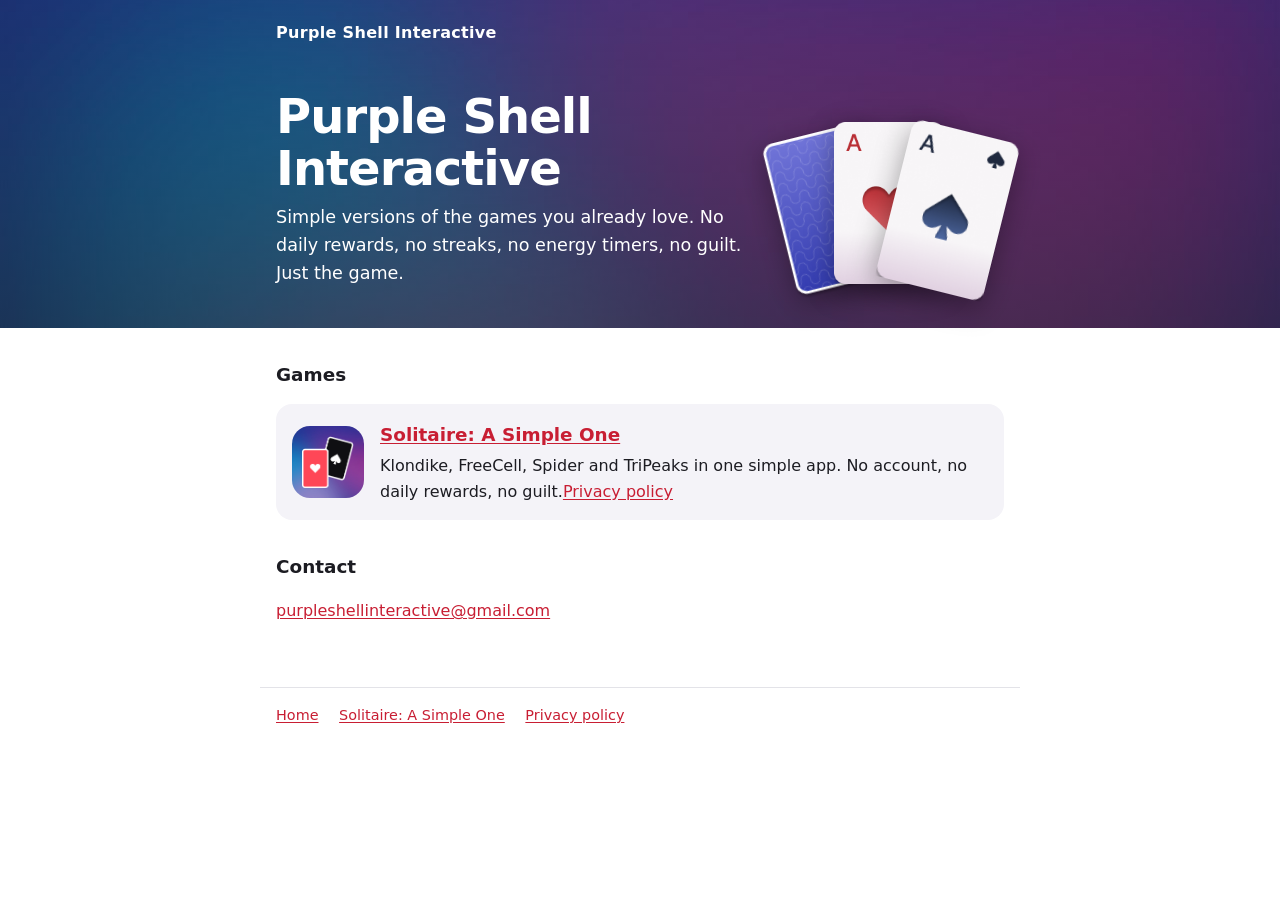
<file: index.html>
<!DOCTYPE html>
<html lang="en">
<head>
<meta charset="utf-8">
<meta name="viewport" content="width=device-width, initial-scale=1">
<title>Purple Shell Interactive</title>
<meta name="description" content="Purple Shell Interactive makes simple versions of the games you already love, for Android. No daily rewards, no streaks, no guilt.">
<link rel="stylesheet" href="/styles.css">
</head>
<body>

<header class="table">
  <div class="wrap">
    <nav class="site-nav"><a href="/">Purple Shell Interactive</a></nav>
    <div class="hero">
      <div>
        <h1>Purple Shell Interactive</h1>
        <p>Simple versions of the games you already love. No daily rewards, no streaks, no energy timers, no guilt. Just the game.</p>
      </div>
      <div class="fan" aria-hidden="true">
        <img src="/solitaire/img/card-back.png" alt="" width="160" height="232">
        <img src="/solitaire/img/ace-hearts.png" alt="" width="152" height="224">
        <img src="/solitaire/img/ace-spades.png" alt="" width="152" height="224">
      </div>
    </div>
  </div>
</header>

<main class="wrap">
<h2>Games</h2>
<div class="game">
  <div class="app-icon"><img src="/solitaire/img/logo.png" alt="" width="226" height="224"></div>
  <div>
    <h3><a href="/solitaire/">Solitaire: A Simple One</a></h3>
    <p>Klondike, FreeCell, Spider and TriPeaks in one simple app. No account, no daily rewards, no guilt.<a href="/solitaire/privacy/">Privacy policy</a></p>
  </div>
</div>

<h2>Contact</h2>
<p><a href="mailto:purpleshellinteractive@gmail.com">purpleshellinteractive@gmail.com</a></p>
</main>

<footer class="site-footer wrap">
  <a href="/">Home</a>
  <a href="/solitaire/">Solitaire: A Simple One</a>
  <a href="/solitaire/privacy/">Privacy policy</a>
</footer>

</body>
</html>
</file>
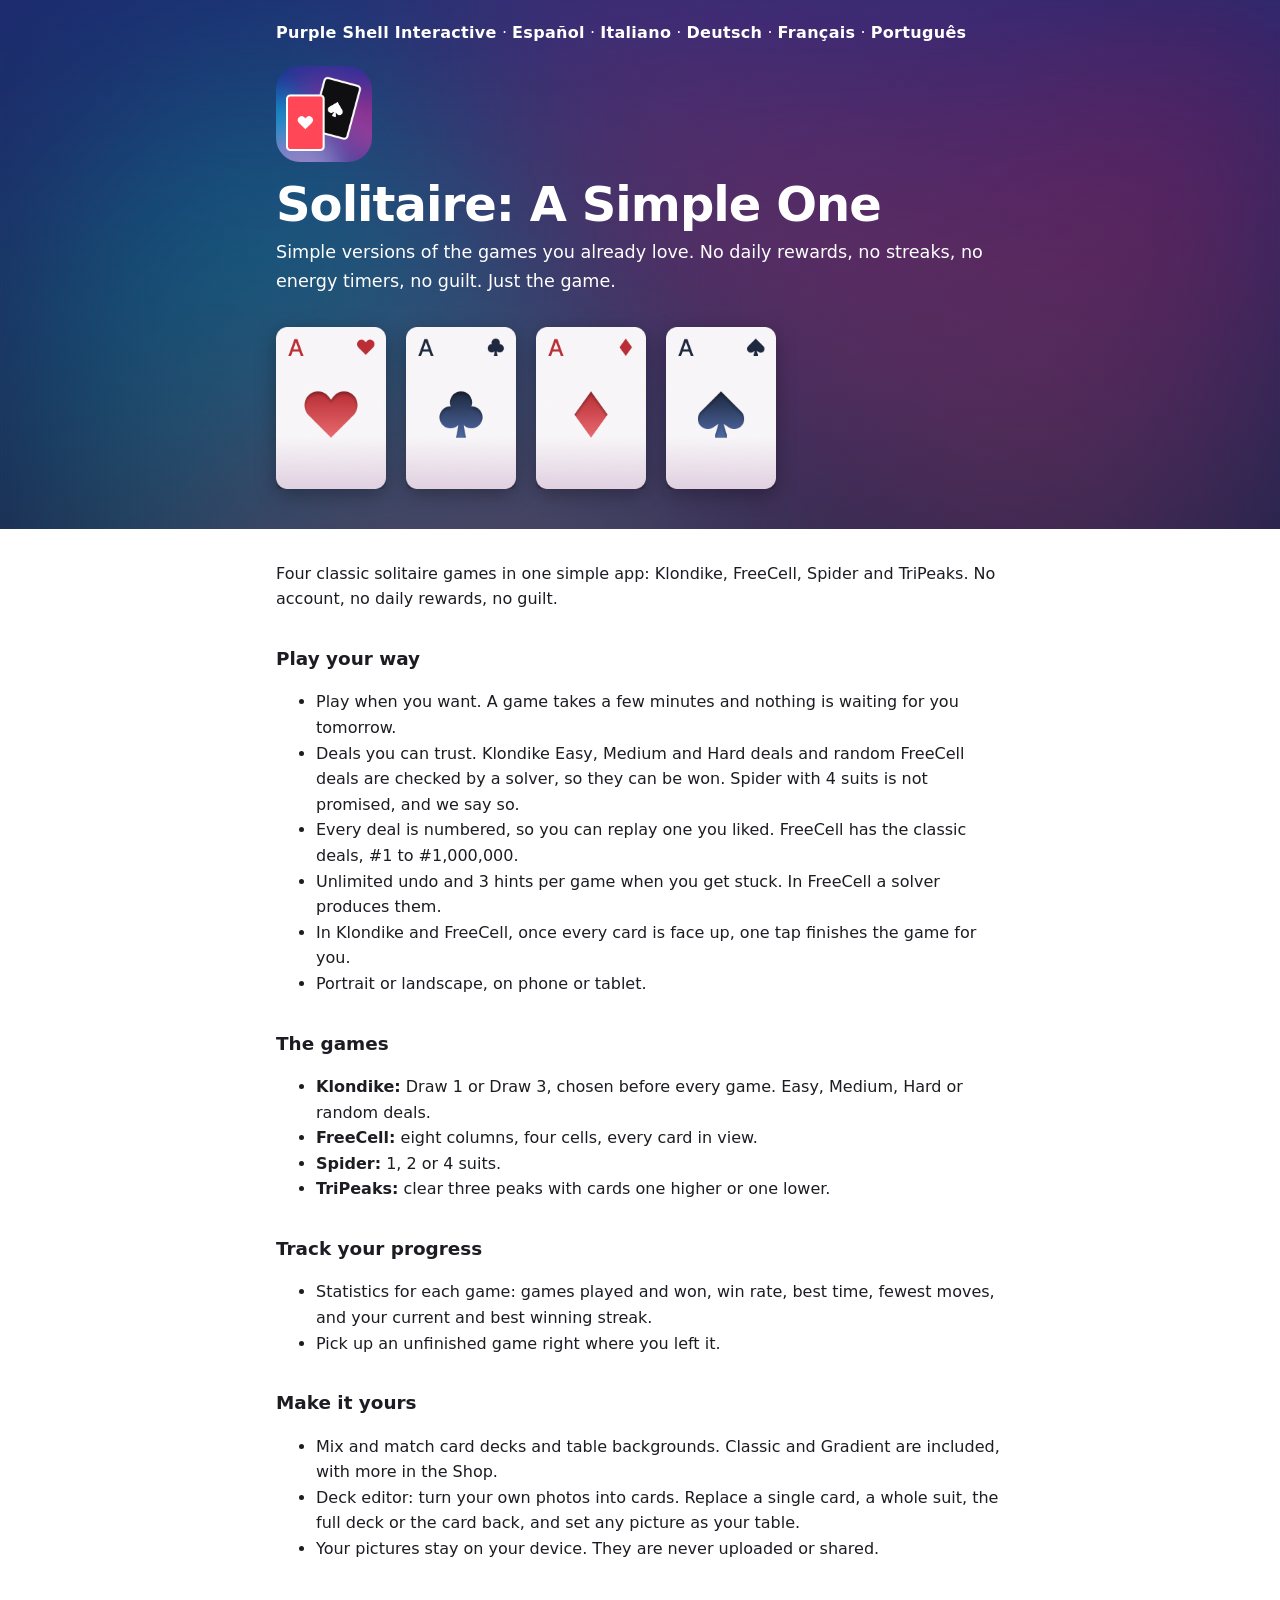
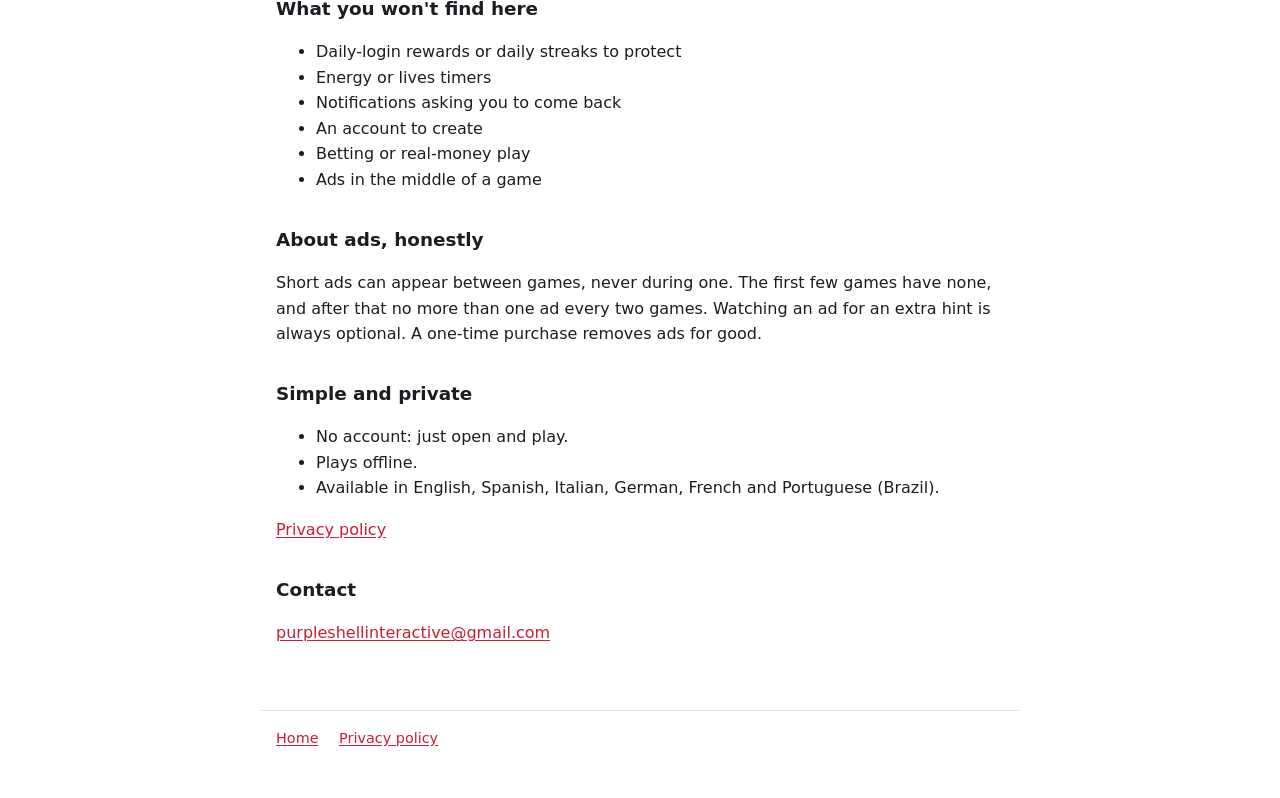
<file: solitaire/index.html>
<!DOCTYPE html>
<html lang="en">
<head>
<meta charset="utf-8">
<meta name="viewport" content="width=device-width, initial-scale=1">
<title>Solitaire: A Simple One by Purple Shell Interactive</title>
<meta name="description" content="Solitaire: A Simple One. Klondike, FreeCell, Spider and TriPeaks in one app. No account, no daily rewards, no guilt.">
<link rel="alternate" hreflang="en" href="/solitaire/">
<link rel="alternate" hreflang="es" href="/solitaire/es/">
<link rel="alternate" hreflang="it" href="/solitaire/it/">
<link rel="alternate" hreflang="de" href="/solitaire/de/">
<link rel="alternate" hreflang="fr" href="/solitaire/fr/">
<link rel="alternate" hreflang="pt-BR" href="/solitaire/pt-br/">
<link rel="icon"type="image/png" href="/solitaire/img/logo.png">
<link rel="stylesheet" href="/styles.css">
</head>
<body>

<header class="table">
  <div class="wrap">
    <nav class="site-nav"><a href="/">Purple Shell Interactive</a> · <a href="/solitaire/es/" hreflang="es" lang="es">Español</a> · <a href="/solitaire/it/" hreflang="it" lang="it">Italiano</a> · <a href="/solitaire/de/" hreflang="de" lang="de">Deutsch</a> · <a href="/solitaire/fr/" hreflang="fr" lang="fr">Français</a> · <a href="/solitaire/pt-br/" hreflang="pt-BR" lang="pt-BR">Português</a></nav>
    <div class="app-icon large"><img src="/solitaire/img/logo.png" alt="" width="226" height="224"></div>
    <h1>Solitaire: A Simple One</h1>
    <p>Simple versions of the games you already love. No daily rewards, no streaks, no energy timers, no guilt. Just the game.</p>
    <div class="foundations" aria-hidden="true">
      <img src="/solitaire/img/ace-hearts.png" alt="" width="152" height="224">
      <img src="/solitaire/img/ace-clubs.png" alt="" width="152" height="224">
      <img src="/solitaire/img/ace-diamonds.png" alt="" width="152" height="224">
      <img src="/solitaire/img/ace-spades.png" alt="" width="152" height="224">
    </div>
  </div>
</header>

<main class="wrap">
<p>Four classic solitaire games in one simple app: Klondike, FreeCell, Spider and TriPeaks. No account, no daily rewards, no guilt.</p>

<h2>Play your way</h2>
<ul>
<li>Play when you want. A game takes a few minutes and nothing is waiting for you tomorrow.</li>
<li>Deals you can trust. Klondike Easy, Medium and Hard deals and random FreeCell deals are checked by a solver, so they can be won. Spider with 4 suits is not promised, and we say so.</li>
<li>Every deal is numbered, so you can replay one you liked. FreeCell has the classic deals, #1 to #1,000,000.</li>
<li>Unlimited undo and 3 hints per game when you get stuck. In FreeCell a solver produces them.</li>
<li>In Klondike and FreeCell, once every card is face up, one tap finishes the game for you.</li>
<li>Portrait or landscape, on phone or tablet.</li>
</ul>

<h2>The games</h2>
<ul>
<li><strong>Klondike:</strong> Draw 1 or Draw 3, chosen before every game. Easy, Medium, Hard or random deals.</li>
<li><strong>FreeCell:</strong> eight columns, four cells, every card in view.</li>
<li><strong>Spider:</strong> 1, 2 or 4 suits.</li>
<li><strong>TriPeaks:</strong> clear three peaks with cards one higher or one lower.</li>
</ul>

<h2>Track your progress</h2>
<ul>
<li>Statistics for each game: games played and won, win rate, best time, fewest moves, and your current and best winning streak.</li>
<li>Pick up an unfinished game right where you left it.</li>
</ul>

<h2>Make it yours</h2>
<ul>
<li>Mix and match card decks and table backgrounds. Classic and Gradient are included, with more in the Shop.</li>
<li>Deck editor: turn your own photos into cards. Replace a single card, a whole suit, the full deck or the card back, and set any picture as your table.</li>
<li>Your pictures stay on your device. They are never uploaded or shared.</li>
</ul>

<h2>What you won't find here</h2>
<ul>
<li>Daily-login rewards or daily streaks to protect</li>
<li>Energy or lives timers</li>
<li>Notifications asking you to come back</li>
<li>An account to create</li>
<li>Betting or real-money play</li>
<li>Ads in the middle of a game</li>
</ul>

<h2>About ads, honestly</h2>
<p>Short ads can appear between games, never during one. The first few games have none, and after that no more than one ad every two games. Watching an ad for an extra hint is always optional. A one-time purchase removes ads for good.</p>

<h2>Simple and private</h2>
<ul>
<li>No account: just open and play.</li>
<li>Plays offline.</li>
<li>Available in English, Spanish, Italian, German, French and Portuguese (Brazil).</li>
</ul>

<p><a href="/solitaire/privacy/">Privacy policy</a></p>

<h2>Contact</h2>
<p><a href="mailto:purpleshellinteractive@gmail.com">purpleshellinteractive@gmail.com</a></p>
</main>

<footer class="site-footer wrap">
  <a href="/">Home</a>
  <a href="/solitaire/privacy/">Privacy policy</a>
</footer>

</body>
</html>
</file>
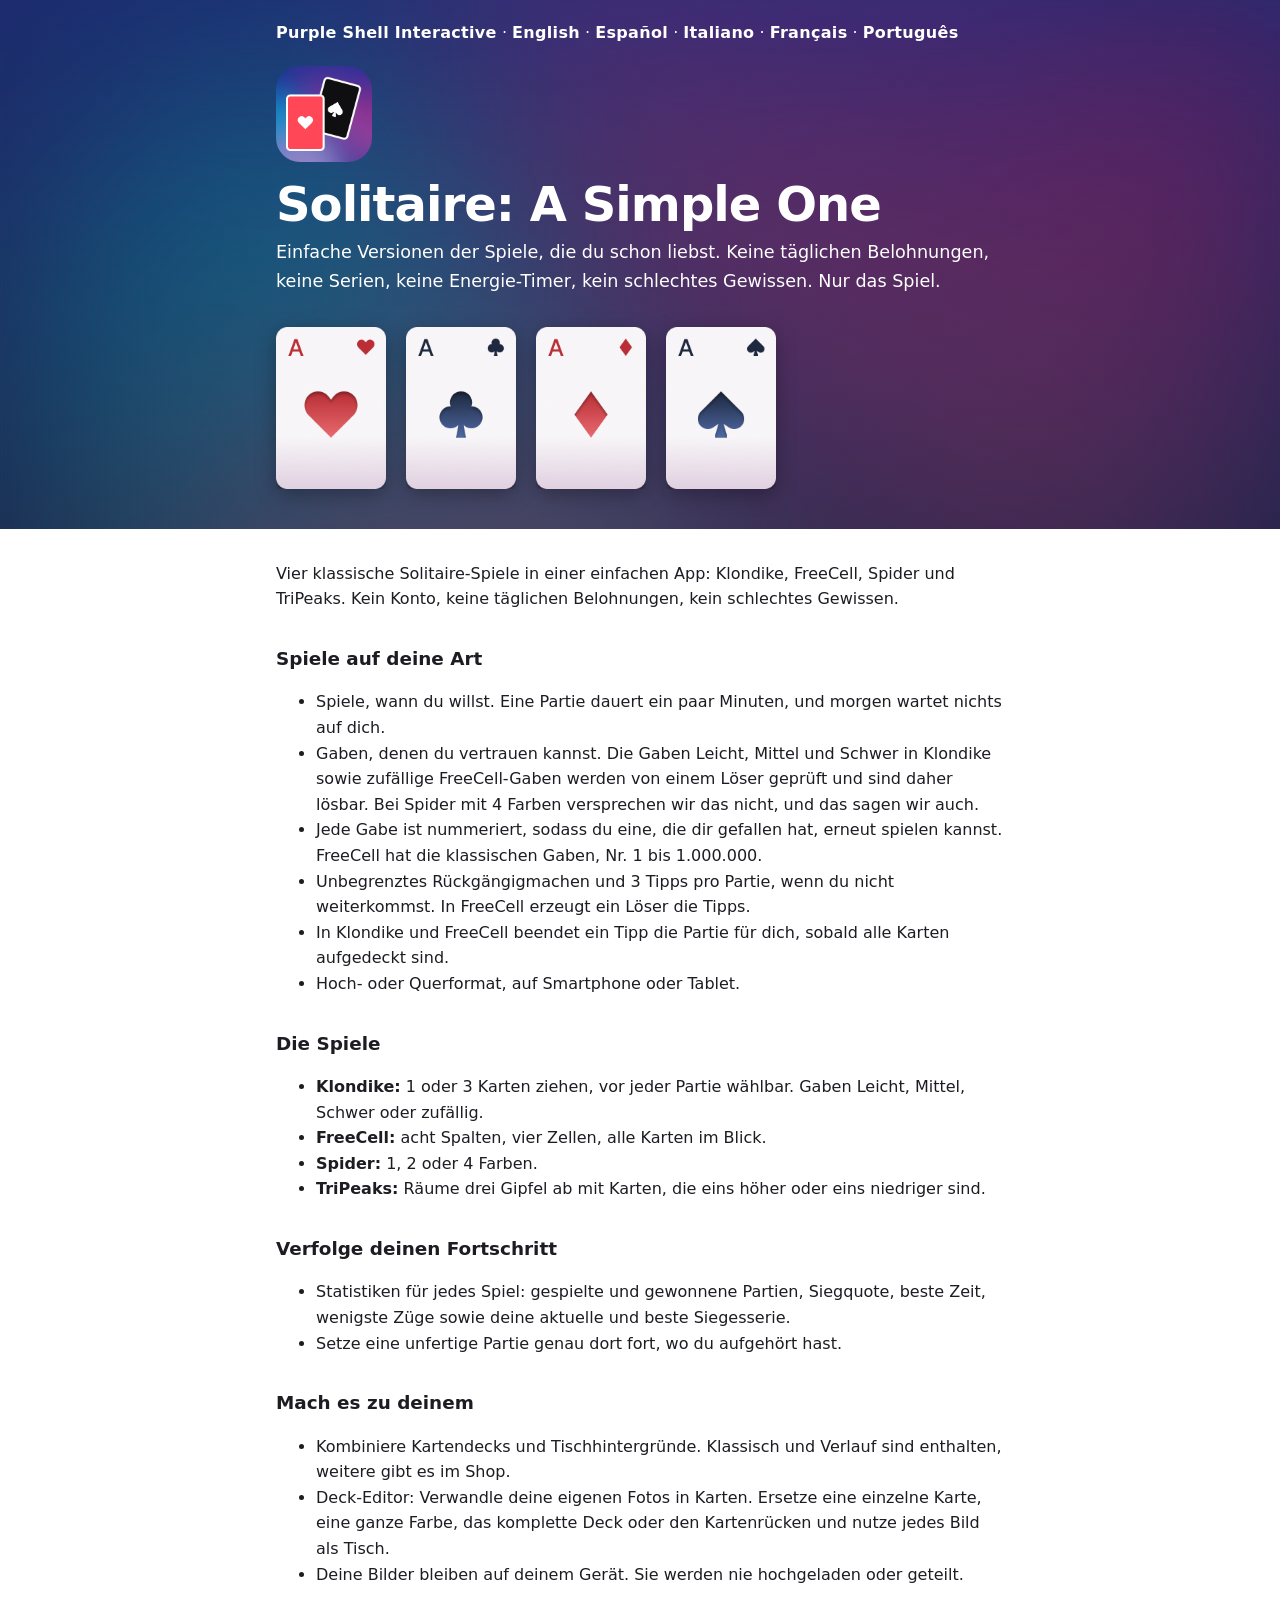
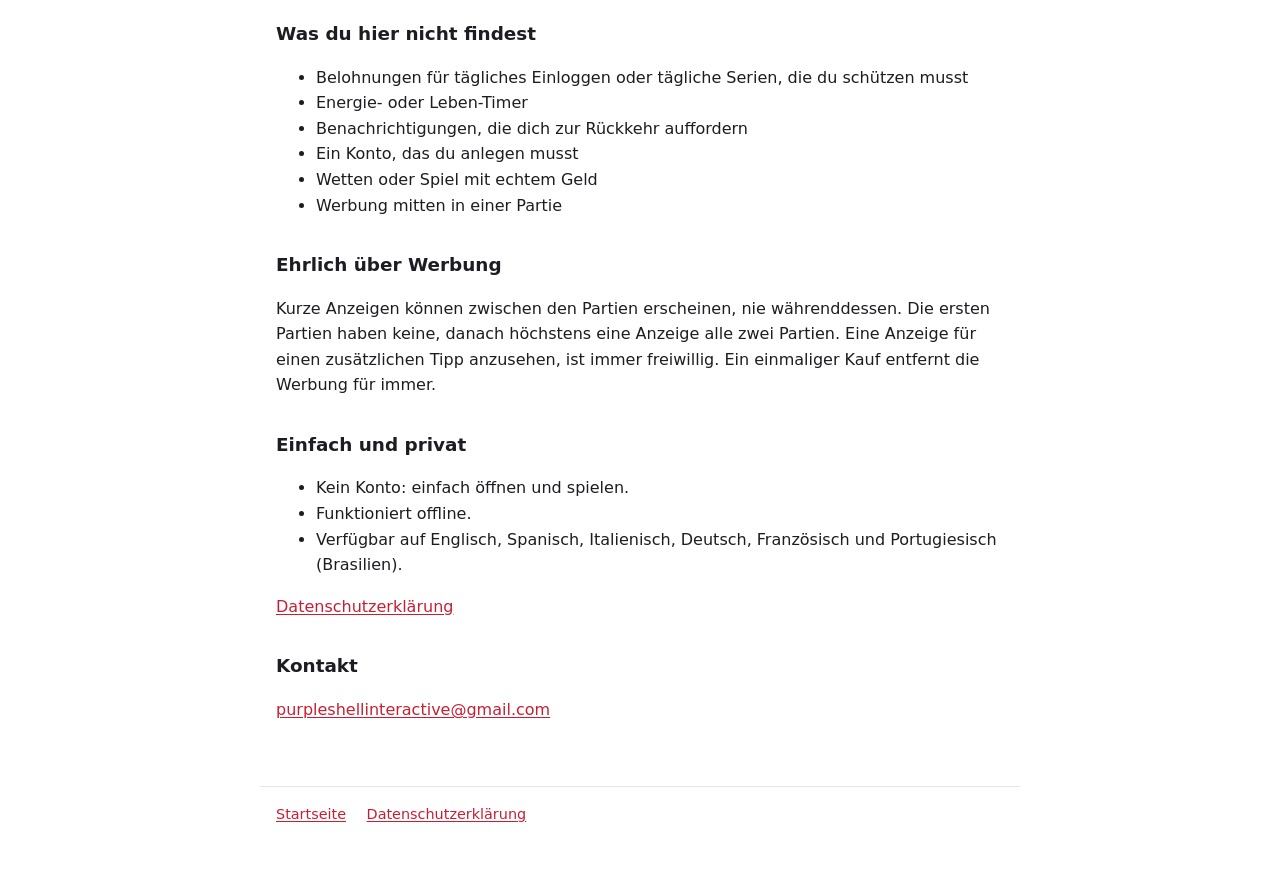
<file: solitaire/de/index.html>
<!DOCTYPE html>
<html lang="de">
<head>
<meta charset="utf-8">
<meta name="viewport" content="width=device-width, initial-scale=1">
<title>Solitaire: A Simple One von Purple Shell Interactive</title>
<meta name="description" content="Solitaire: A Simple One. Klondike, FreeCell, Spider und TriPeaks in einer App. Kein Konto, keine täglichen Belohnungen, kein schlechtes Gewissen.">
<link rel="alternate" hreflang="en" href="/solitaire/">
<link rel="alternate" hreflang="es" href="/solitaire/es/">
<link rel="alternate" hreflang="it" href="/solitaire/it/">
<link rel="alternate" hreflang="de" href="/solitaire/de/">
<link rel="alternate" hreflang="fr" href="/solitaire/fr/">
<link rel="alternate" hreflang="pt-BR" href="/solitaire/pt-br/">
<link rel="icon" type="image/png" href="/solitaire/img/logo.png">
<link rel="stylesheet" href="/styles.css">
</head>
<body>

<header class="table">
  <div class="wrap">
    <nav class="site-nav"><a href="/">Purple Shell Interactive</a> · <a href="/solitaire/" hreflang="en" lang="en">English</a> · <a href="/solitaire/es/" hreflang="es" lang="es">Español</a> · <a href="/solitaire/it/" hreflang="it" lang="it">Italiano</a> · <a href="/solitaire/fr/" hreflang="fr" lang="fr">Français</a> · <a href="/solitaire/pt-br/" hreflang="pt-BR" lang="pt-BR">Português</a></nav>
    <div class="app-icon large"><img src="/solitaire/img/logo.png" alt="" width="226" height="224"></div>
    <h1>Solitaire: A Simple One</h1>
    <p>Einfache Versionen der Spiele, die du schon liebst. Keine täglichen Belohnungen, keine Serien, keine Energie-Timer, kein schlechtes Gewissen. Nur das Spiel.</p>
    <div class="foundations" aria-hidden="true">
      <img src="/solitaire/img/ace-hearts.png" alt="" width="152" height="224">
      <img src="/solitaire/img/ace-clubs.png" alt="" width="152" height="224">
      <img src="/solitaire/img/ace-diamonds.png" alt="" width="152" height="224">
      <img src="/solitaire/img/ace-spades.png" alt="" width="152" height="224">
    </div>
  </div>
</header>

<main class="wrap">
<p>Vier klassische Solitaire-Spiele in einer einfachen App: Klondike, FreeCell, Spider und TriPeaks. Kein Konto, keine täglichen Belohnungen, kein schlechtes Gewissen.</p>

<h2>Spiele auf deine Art</h2>
<ul>
<li>Spiele, wann du willst. Eine Partie dauert ein paar Minuten, und morgen wartet nichts auf dich.</li>
<li>Gaben, denen du vertrauen kannst. Die Gaben Leicht, Mittel und Schwer in Klondike sowie zufällige FreeCell-Gaben werden von einem Löser geprüft und sind daher lösbar. Bei Spider mit 4 Farben versprechen wir das nicht, und das sagen wir auch.</li>
<li>Jede Gabe ist nummeriert, sodass du eine, die dir gefallen hat, erneut spielen kannst. FreeCell hat die klassischen Gaben, Nr. 1 bis 1.000.000.</li>
<li>Unbegrenztes Rückgängigmachen und 3 Tipps pro Partie, wenn du nicht weiterkommst. In FreeCell erzeugt ein Löser die Tipps.</li>
<li>In Klondike und FreeCell beendet ein Tipp die Partie für dich, sobald alle Karten aufgedeckt sind.</li>
<li>Hoch- oder Querformat, auf Smartphone oder Tablet.</li>
</ul>

<h2>Die Spiele</h2>
<ul>
<li><strong>Klondike:</strong> 1 oder 3 Karten ziehen, vor jeder Partie wählbar. Gaben Leicht, Mittel, Schwer oder zufällig.</li>
<li><strong>FreeCell:</strong> acht Spalten, vier Zellen, alle Karten im Blick.</li>
<li><strong>Spider:</strong> 1, 2 oder 4 Farben.</li>
<li><strong>TriPeaks:</strong> Räume drei Gipfel ab mit Karten, die eins höher oder eins niedriger sind.</li>
</ul>

<h2>Verfolge deinen Fortschritt</h2>
<ul>
<li>Statistiken für jedes Spiel: gespielte und gewonnene Partien, Siegquote, beste Zeit, wenigste Züge sowie deine aktuelle und beste Siegesserie.</li>
<li>Setze eine unfertige Partie genau dort fort, wo du aufgehört hast.</li>
</ul>

<h2>Mach es zu deinem</h2>
<ul>
<li>Kombiniere Kartendecks und Tischhintergründe. Klassisch und Verlauf sind enthalten, weitere gibt es im Shop.</li>
<li>Deck-Editor: Verwandle deine eigenen Fotos in Karten. Ersetze eine einzelne Karte, eine ganze Farbe, das komplette Deck oder den Kartenrücken und nutze jedes Bild als Tisch.</li>
<li>Deine Bilder bleiben auf deinem Gerät. Sie werden nie hochgeladen oder geteilt.</li>
</ul>

<h2>Was du hier nicht findest</h2>
<ul>
<li>Belohnungen für tägliches Einloggen oder tägliche Serien, die du schützen musst</li>
<li>Energie- oder Leben-Timer</li>
<li>Benachrichtigungen, die dich zur Rückkehr auffordern</li>
<li>Ein Konto, das du anlegen musst</li>
<li>Wetten oder Spiel mit echtem Geld</li>
<li>Werbung mitten in einer Partie</li>
</ul>

<h2>Ehrlich über Werbung</h2>
<p>Kurze Anzeigen können zwischen den Partien erscheinen, nie währenddessen. Die ersten Partien haben keine, danach höchstens eine Anzeige alle zwei Partien. Eine Anzeige für einen zusätzlichen Tipp anzusehen, ist immer freiwillig. Ein einmaliger Kauf entfernt die Werbung für immer.</p>

<h2>Einfach und privat</h2>
<ul>
<li>Kein Konto: einfach öffnen und spielen.</li>
<li>Funktioniert offline.</li>
<li>Verfügbar auf Englisch, Spanisch, Italienisch, Deutsch, Französisch und Portugiesisch (Brasilien).</li>
</ul>

<p><a href="/solitaire/privacy/de/">Datenschutzerklärung</a></p>

<h2>Kontakt</h2>
<p><a href="mailto:purpleshellinteractive@gmail.com">purpleshellinteractive@gmail.com</a></p>
</main>

<footer class="site-footer wrap">
  <a href="/">Startseite</a>
  <a href="/solitaire/privacy/de/">Datenschutzerklärung</a>
</footer>

</body>
</html>
</file>
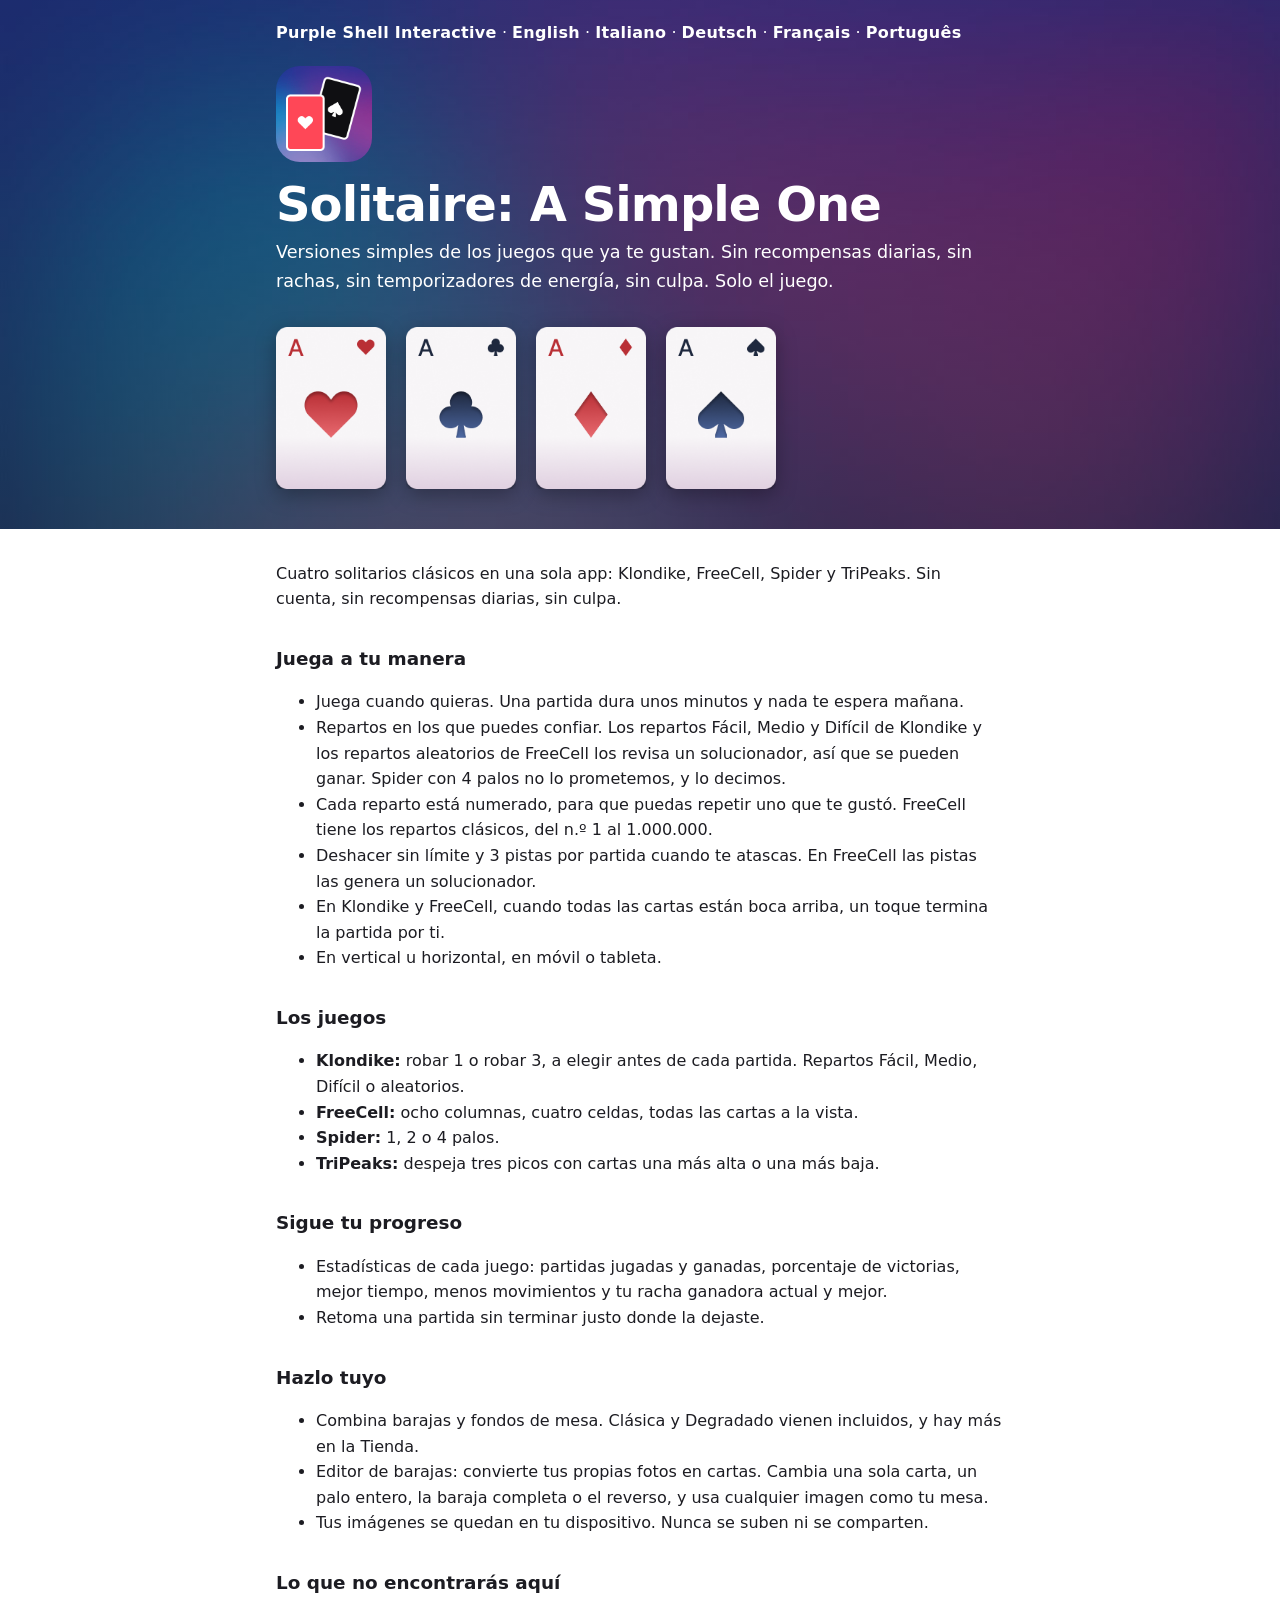
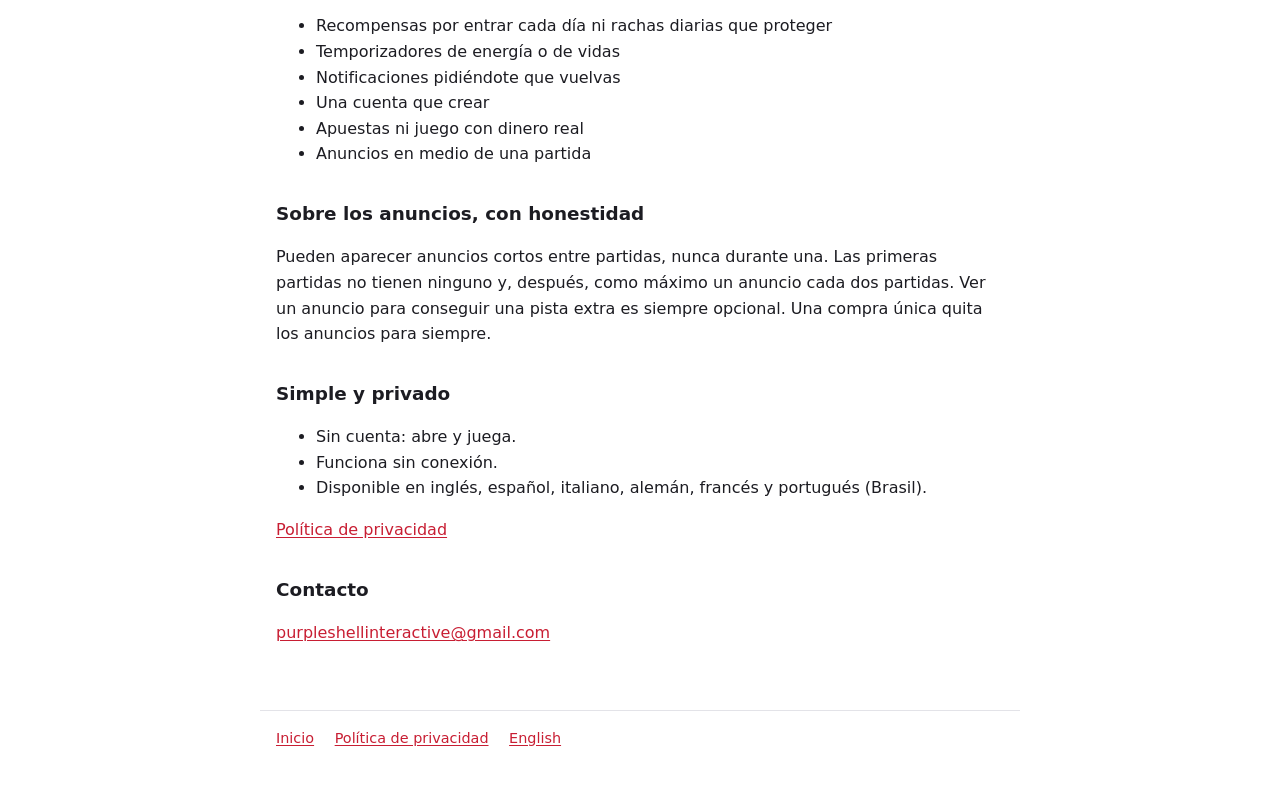
<file: solitaire/es/index.html>
<!DOCTYPE html>
<html lang="es">
<head>
<meta charset="utf-8">
<meta name="viewport" content="width=device-width, initial-scale=1">
<title>Solitaire: A Simple One de Purple Shell Interactive</title>
<meta name="description" content="Solitaire: A Simple One. Klondike, FreeCell, Spider y TriPeaks en una sola app. Sin cuenta, sin recompensas diarias, sin culpa.">
<link rel="alternate" hreflang="en" href="/solitaire/">
<link rel="alternate" hreflang="es" href="/solitaire/es/">
<link rel="alternate" hreflang="it" href="/solitaire/it/">
<link rel="alternate" hreflang="de" href="/solitaire/de/">
<link rel="alternate" hreflang="fr" href="/solitaire/fr/">
<link rel="alternate" hreflang="pt-BR" href="/solitaire/pt-br/">
<link rel="icon" type="image/png" href="/solitaire/img/logo.png">
<link rel="stylesheet" href="/styles.css">
</head>
<body>

<header class="table">
  <div class="wrap">
    <nav class="site-nav"><a href="/">Purple Shell Interactive</a> · <a href="/solitaire/" hreflang="en" lang="en">English</a> · <a href="/solitaire/it/" hreflang="it" lang="it">Italiano</a> · <a href="/solitaire/de/" hreflang="de" lang="de">Deutsch</a> · <a href="/solitaire/fr/" hreflang="fr" lang="fr">Français</a> · <a href="/solitaire/pt-br/" hreflang="pt-BR" lang="pt-BR">Português</a></nav>
    <div class="app-icon large"><img src="/solitaire/img/logo.png" alt="" width="226" height="224"></div>
    <h1>Solitaire: A Simple One</h1>
    <p>Versiones simples de los juegos que ya te gustan. Sin recompensas diarias, sin rachas, sin temporizadores de energía, sin culpa. Solo el juego.</p>
    <div class="foundations" aria-hidden="true">
      <img src="/solitaire/img/ace-hearts.png" alt="" width="152" height="224">
      <img src="/solitaire/img/ace-clubs.png" alt="" width="152" height="224">
      <img src="/solitaire/img/ace-diamonds.png" alt="" width="152" height="224">
      <img src="/solitaire/img/ace-spades.png" alt="" width="152" height="224">
    </div>
  </div>
</header>

<main class="wrap">
<p>Cuatro solitarios clásicos en una sola app: Klondike, FreeCell, Spider y TriPeaks. Sin cuenta, sin recompensas diarias, sin culpa.</p>

<h2>Juega a tu manera</h2>
<ul>
<li>Juega cuando quieras. Una partida dura unos minutos y nada te espera mañana.</li>
<li>Repartos en los que puedes confiar. Los repartos Fácil, Medio y Difícil de Klondike y los repartos aleatorios de FreeCell los revisa un solucionador, así que se pueden ganar. Spider con 4 palos no lo prometemos, y lo decimos.</li>
<li>Cada reparto está numerado, para que puedas repetir uno que te gustó. FreeCell tiene los repartos clásicos, del n.º 1 al 1.000.000.</li>
<li>Deshacer sin límite y 3 pistas por partida cuando te atascas. En FreeCell las pistas las genera un solucionador.</li>
<li>En Klondike y FreeCell, cuando todas las cartas están boca arriba, un toque termina la partida por ti.</li>
<li>En vertical u horizontal, en móvil o tableta.</li>
</ul>

<h2>Los juegos</h2>
<ul>
<li><strong>Klondike:</strong> robar 1 o robar 3, a elegir antes de cada partida. Repartos Fácil, Medio, Difícil o aleatorios.</li>
<li><strong>FreeCell:</strong> ocho columnas, cuatro celdas, todas las cartas a la vista.</li>
<li><strong>Spider:</strong> 1, 2 o 4 palos.</li>
<li><strong>TriPeaks:</strong> despeja tres picos con cartas una más alta o una más baja.</li>
</ul>

<h2>Sigue tu progreso</h2>
<ul>
<li>Estadísticas de cada juego: partidas jugadas y ganadas, porcentaje de victorias, mejor tiempo, menos movimientos y tu racha ganadora actual y mejor.</li>
<li>Retoma una partida sin terminar justo donde la dejaste.</li>
</ul>

<h2>Hazlo tuyo</h2>
<ul>
<li>Combina barajas y fondos de mesa. Clásica y Degradado vienen incluidos, y hay más en la Tienda.</li>
<li>Editor de barajas: convierte tus propias fotos en cartas. Cambia una sola carta, un palo entero, la baraja completa o el reverso, y usa cualquier imagen como tu mesa.</li>
<li>Tus imágenes se quedan en tu dispositivo. Nunca se suben ni se comparten.</li>
</ul>

<h2>Lo que no encontrarás aquí</h2>
<ul>
<li>Recompensas por entrar cada día ni rachas diarias que proteger</li>
<li>Temporizadores de energía o de vidas</li>
<li>Notificaciones pidiéndote que vuelvas</li>
<li>Una cuenta que crear</li>
<li>Apuestas ni juego con dinero real</li>
<li>Anuncios en medio de una partida</li>
</ul>

<h2>Sobre los anuncios, con honestidad</h2>
<p>Pueden aparecer anuncios cortos entre partidas, nunca durante una. Las primeras partidas no tienen ninguno y, después, como máximo un anuncio cada dos partidas. Ver un anuncio para conseguir una pista extra es siempre opcional. Una compra única quita los anuncios para siempre.</p>

<h2>Simple y privado</h2>
<ul>
<li>Sin cuenta: abre y juega.</li>
<li>Funciona sin conexión.</li>
<li>Disponible en inglés, español, italiano, alemán, francés y portugués (Brasil).</li>
</ul>

<p><a href="/solitaire/privacy/es/">Política de privacidad</a></p>

<h2>Contacto</h2>
<p><a href="mailto:purpleshellinteractive@gmail.com">purpleshellinteractive@gmail.com</a></p>
</main>

<footer class="site-footer wrap">
  <a href="/">Inicio</a>
  <a href="/solitaire/privacy/es/">Política de privacidad</a>
  <a href="/solitaire/" hreflang="en" lang="en">English</a>
</footer>

</body>
</html>
</file>
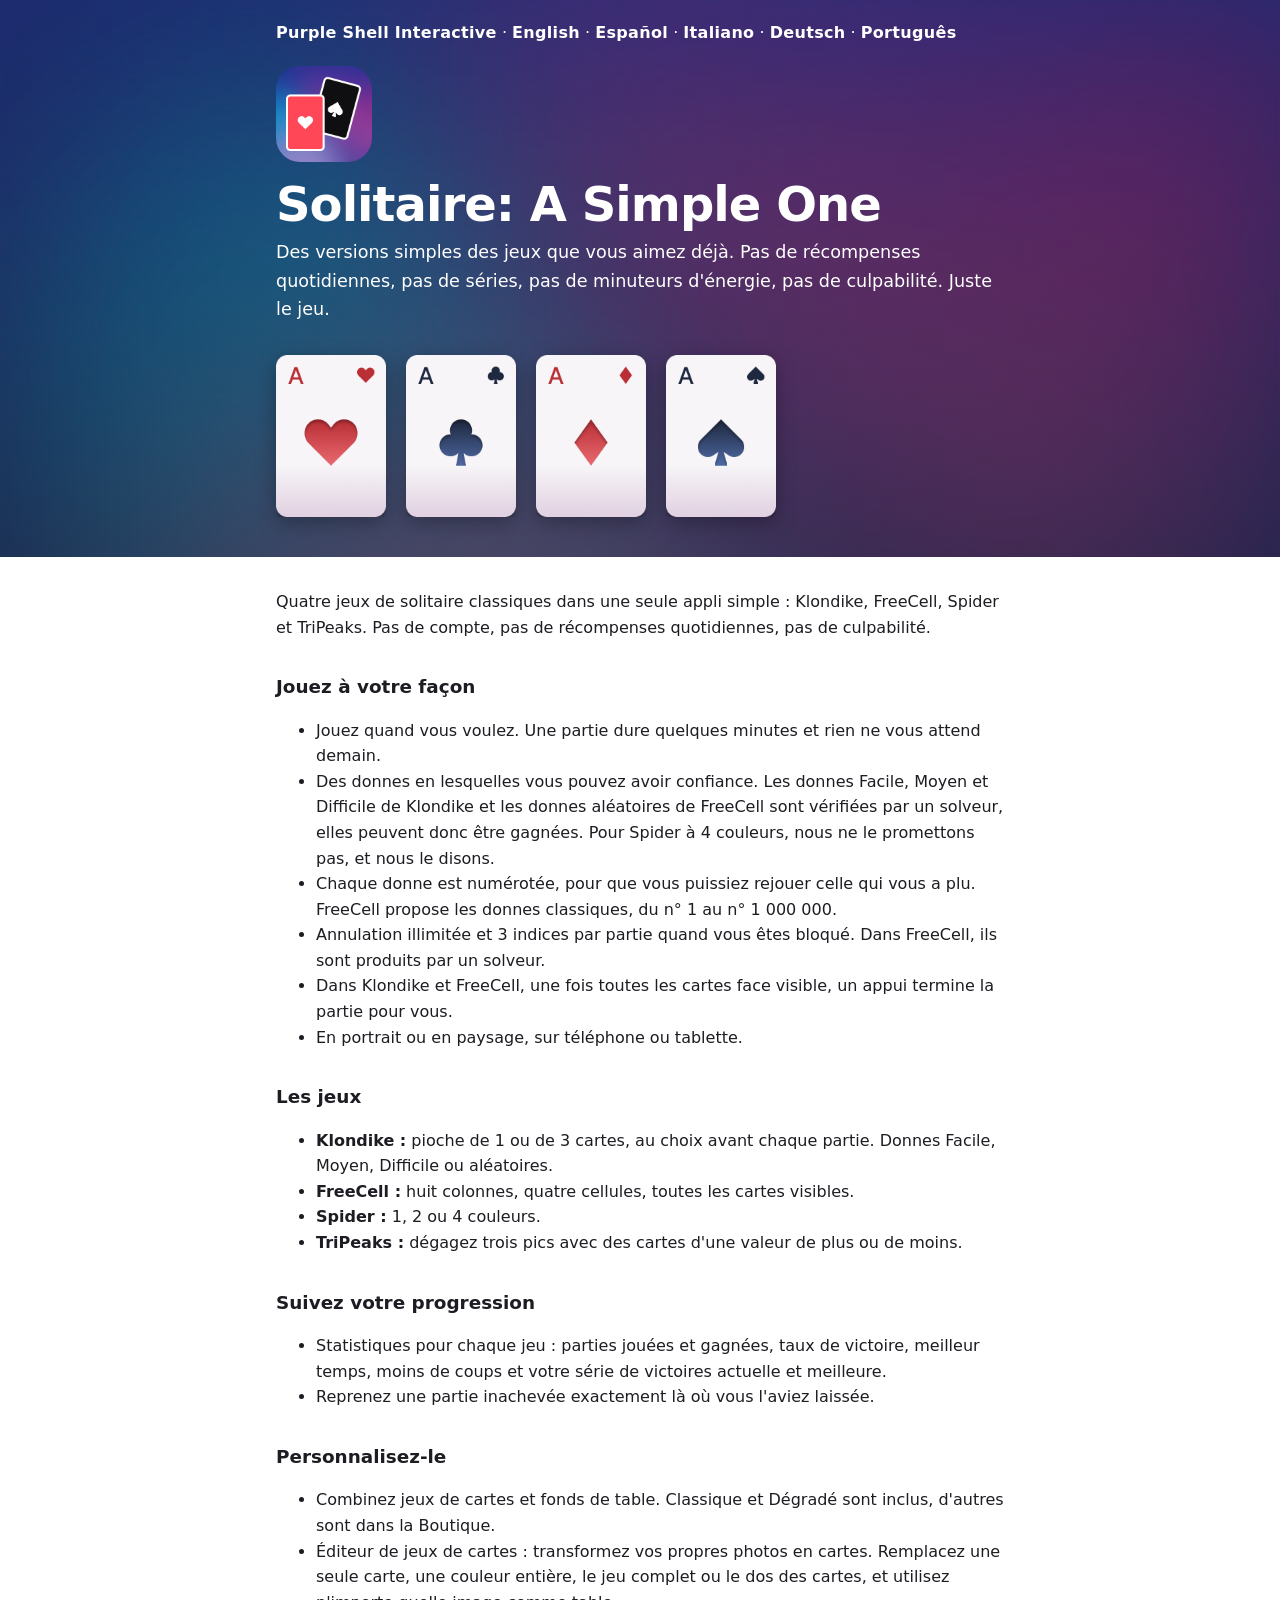
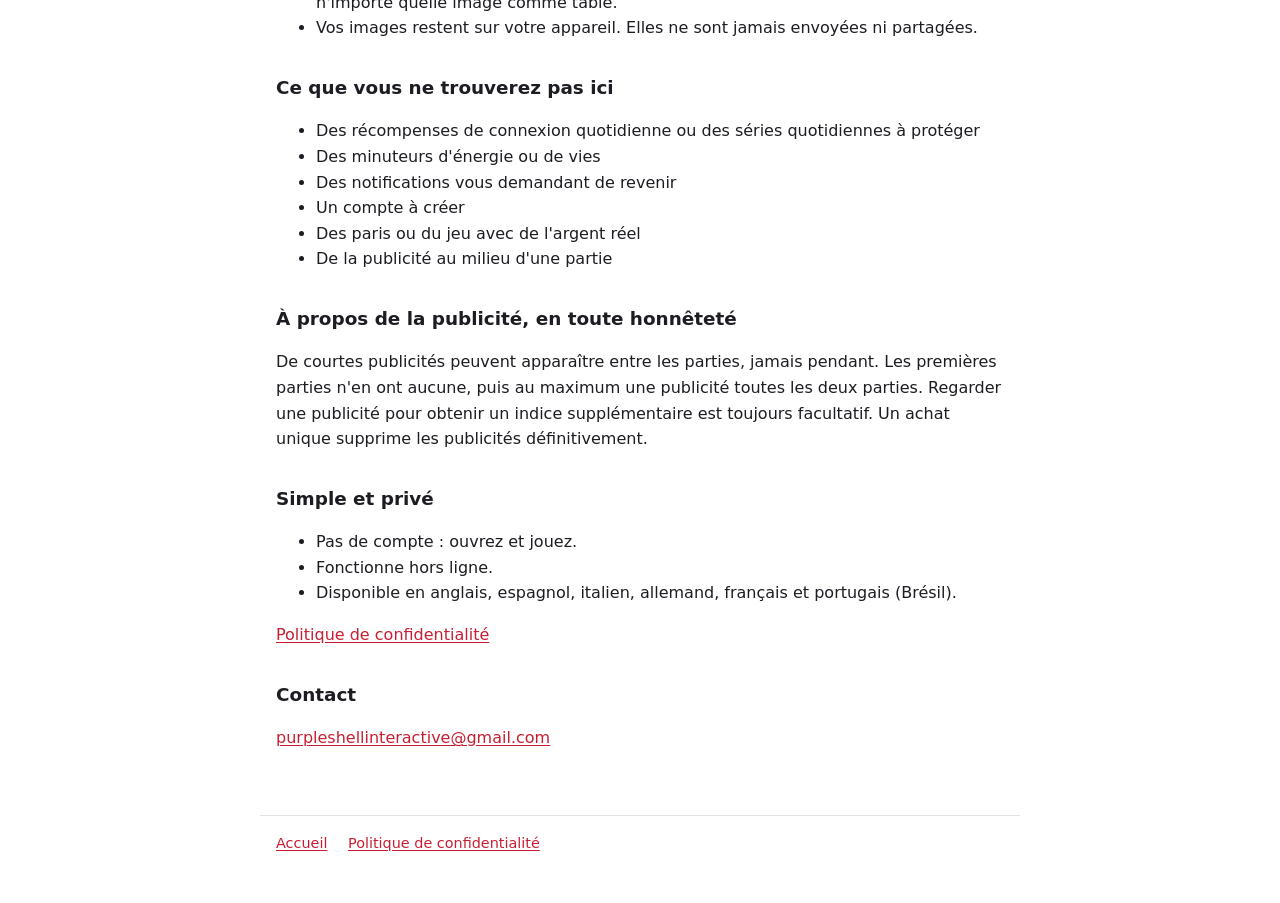
<file: solitaire/fr/index.html>
<!DOCTYPE html>
<html lang="fr">
<head>
<meta charset="utf-8">
<meta name="viewport" content="width=device-width, initial-scale=1">
<title>Solitaire: A Simple One par Purple Shell Interactive</title>
<meta name="description" content="Solitaire: A Simple One. Klondike, FreeCell, Spider et TriPeaks dans une seule appli. Pas de compte, pas de récompenses quotidiennes, pas de culpabilité.">
<link rel="alternate" hreflang="en" href="/solitaire/">
<link rel="alternate" hreflang="es" href="/solitaire/es/">
<link rel="alternate" hreflang="it" href="/solitaire/it/">
<link rel="alternate" hreflang="de" href="/solitaire/de/">
<link rel="alternate" hreflang="fr" href="/solitaire/fr/">
<link rel="alternate" hreflang="pt-BR" href="/solitaire/pt-br/">
<link rel="icon" type="image/png" href="/solitaire/img/logo.png">
<link rel="stylesheet" href="/styles.css">
</head>
<body>

<header class="table">
  <div class="wrap">
    <nav class="site-nav"><a href="/">Purple Shell Interactive</a> · <a href="/solitaire/" hreflang="en" lang="en">English</a> · <a href="/solitaire/es/" hreflang="es" lang="es">Español</a> · <a href="/solitaire/it/" hreflang="it" lang="it">Italiano</a> · <a href="/solitaire/de/" hreflang="de" lang="de">Deutsch</a> · <a href="/solitaire/pt-br/" hreflang="pt-BR" lang="pt-BR">Português</a></nav>
    <div class="app-icon large"><img src="/solitaire/img/logo.png" alt="" width="226" height="224"></div>
    <h1>Solitaire: A Simple One</h1>
    <p>Des versions simples des jeux que vous aimez déjà. Pas de récompenses quotidiennes, pas de séries, pas de minuteurs d'énergie, pas de culpabilité. Juste le jeu.</p>
    <div class="foundations" aria-hidden="true">
      <img src="/solitaire/img/ace-hearts.png" alt="" width="152" height="224">
      <img src="/solitaire/img/ace-clubs.png" alt="" width="152" height="224">
      <img src="/solitaire/img/ace-diamonds.png" alt="" width="152" height="224">
      <img src="/solitaire/img/ace-spades.png" alt="" width="152" height="224">
    </div>
  </div>
</header>

<main class="wrap">
<p>Quatre jeux de solitaire classiques dans une seule appli simple : Klondike, FreeCell, Spider et TriPeaks. Pas de compte, pas de récompenses quotidiennes, pas de culpabilité.</p>

<h2>Jouez à votre façon</h2>
<ul>
<li>Jouez quand vous voulez. Une partie dure quelques minutes et rien ne vous attend demain.</li>
<li>Des donnes en lesquelles vous pouvez avoir confiance. Les donnes Facile, Moyen et Difficile de Klondike et les donnes aléatoires de FreeCell sont vérifiées par un solveur, elles peuvent donc être gagnées. Pour Spider à 4 couleurs, nous ne le promettons pas, et nous le disons.</li>
<li>Chaque donne est numérotée, pour que vous puissiez rejouer celle qui vous a plu. FreeCell propose les donnes classiques, du n° 1 au n° 1 000 000.</li>
<li>Annulation illimitée et 3 indices par partie quand vous êtes bloqué. Dans FreeCell, ils sont produits par un solveur.</li>
<li>Dans Klondike et FreeCell, une fois toutes les cartes face visible, un appui termine la partie pour vous.</li>
<li>En portrait ou en paysage, sur téléphone ou tablette.</li>
</ul>

<h2>Les jeux</h2>
<ul>
<li><strong>Klondike :</strong> pioche de 1 ou de 3 cartes, au choix avant chaque partie. Donnes Facile, Moyen, Difficile ou aléatoires.</li>
<li><strong>FreeCell :</strong> huit colonnes, quatre cellules, toutes les cartes visibles.</li>
<li><strong>Spider :</strong> 1, 2 ou 4 couleurs.</li>
<li><strong>TriPeaks :</strong> dégagez trois pics avec des cartes d'une valeur de plus ou de moins.</li>
</ul>

<h2>Suivez votre progression</h2>
<ul>
<li>Statistiques pour chaque jeu : parties jouées et gagnées, taux de victoire, meilleur temps, moins de coups et votre série de victoires actuelle et meilleure.</li>
<li>Reprenez une partie inachevée exactement là où vous l'aviez laissée.</li>
</ul>

<h2>Personnalisez-le</h2>
<ul>
<li>Combinez jeux de cartes et fonds de table. Classique et Dégradé sont inclus, d'autres sont dans la Boutique.</li>
<li>Éditeur de jeux de cartes : transformez vos propres photos en cartes. Remplacez une seule carte, une couleur entière, le jeu complet ou le dos des cartes, et utilisez n'importe quelle image comme table.</li>
<li>Vos images restent sur votre appareil. Elles ne sont jamais envoyées ni partagées.</li>
</ul>

<h2>Ce que vous ne trouverez pas ici</h2>
<ul>
<li>Des récompenses de connexion quotidienne ou des séries quotidiennes à protéger</li>
<li>Des minuteurs d'énergie ou de vies</li>
<li>Des notifications vous demandant de revenir</li>
<li>Un compte à créer</li>
<li>Des paris ou du jeu avec de l'argent réel</li>
<li>De la publicité au milieu d'une partie</li>
</ul>

<h2>À propos de la publicité, en toute honnêteté</h2>
<p>De courtes publicités peuvent apparaître entre les parties, jamais pendant. Les premières parties n'en ont aucune, puis au maximum une publicité toutes les deux parties. Regarder une publicité pour obtenir un indice supplémentaire est toujours facultatif. Un achat unique supprime les publicités définitivement.</p>

<h2>Simple et privé</h2>
<ul>
<li>Pas de compte : ouvrez et jouez.</li>
<li>Fonctionne hors ligne.</li>
<li>Disponible en anglais, espagnol, italien, allemand, français et portugais (Brésil).</li>
</ul>

<p><a href="/solitaire/privacy/fr/">Politique de confidentialité</a></p>

<h2>Contact</h2>
<p><a href="mailto:purpleshellinteractive@gmail.com">purpleshellinteractive@gmail.com</a></p>
</main>

<footer class="site-footer wrap">
  <a href="/">Accueil</a>
  <a href="/solitaire/privacy/fr/">Politique de confidentialité</a>
</footer>

</body>
</html>
</file>
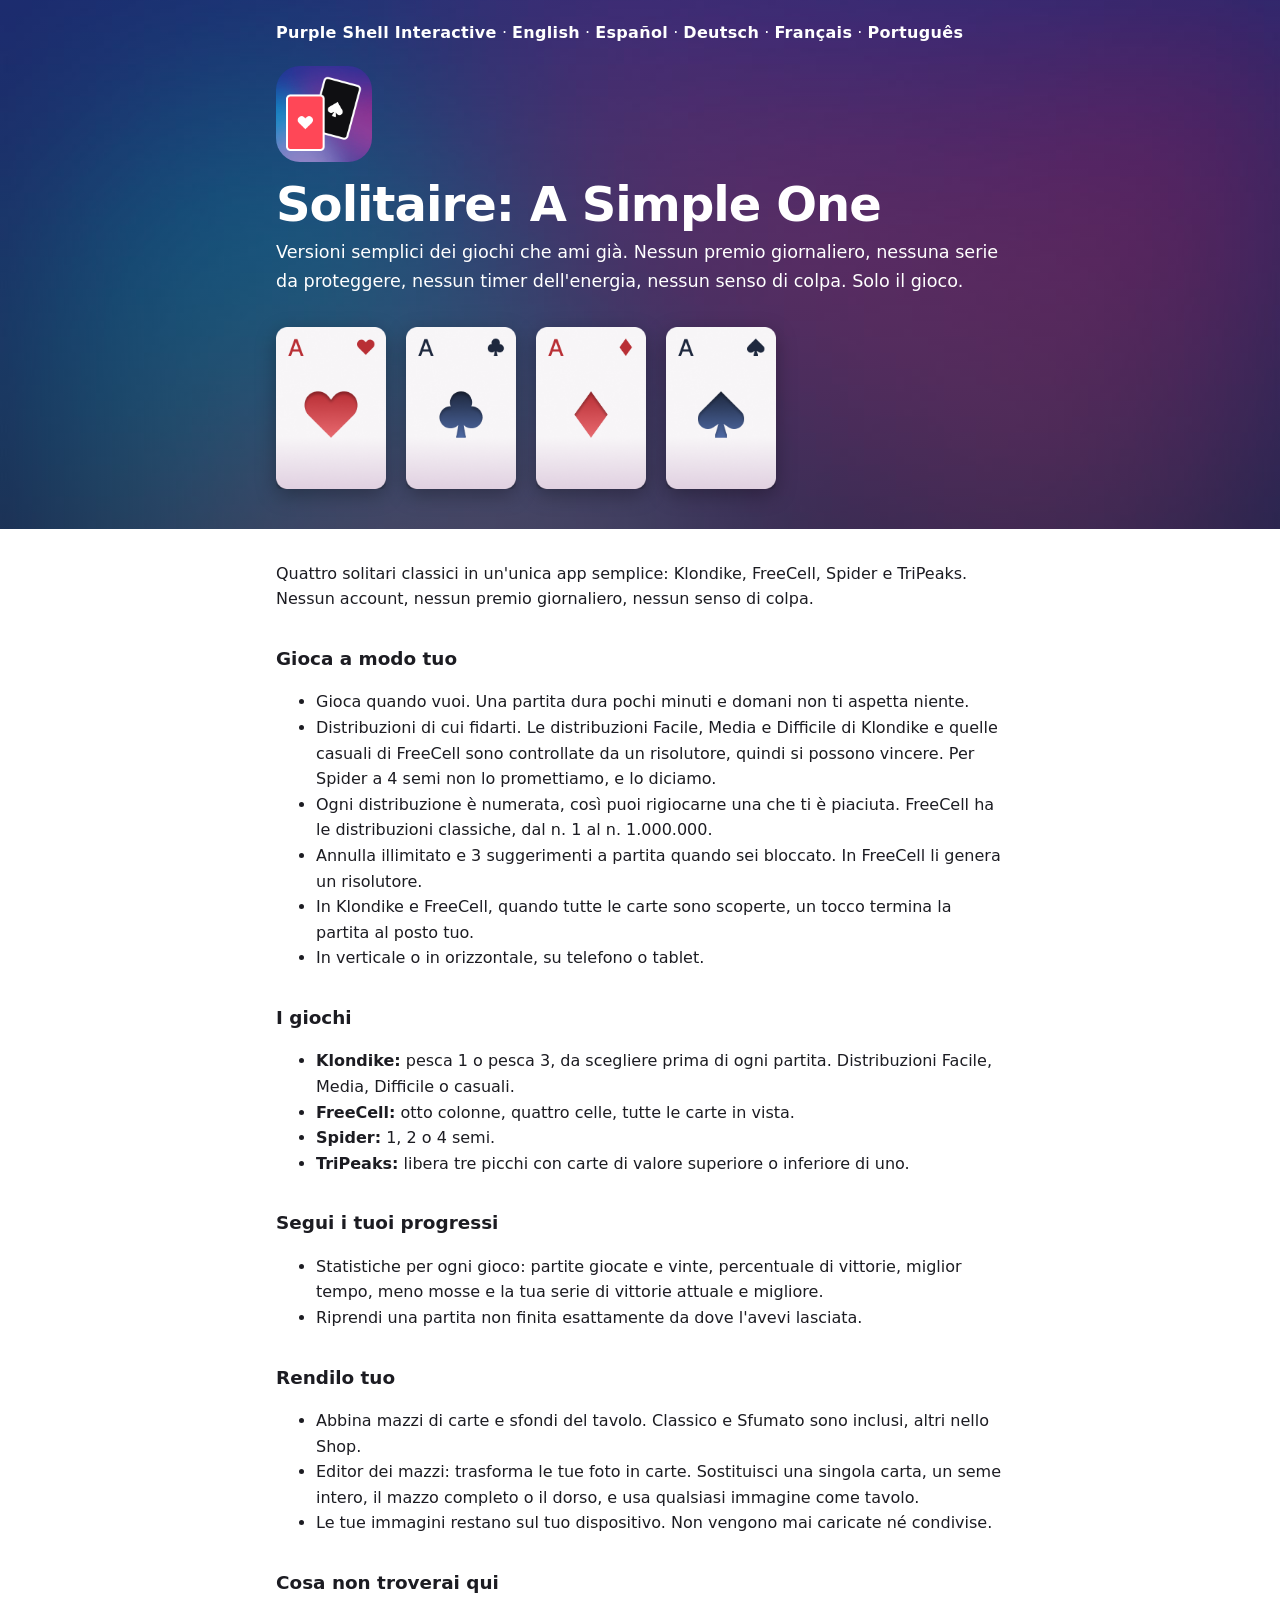
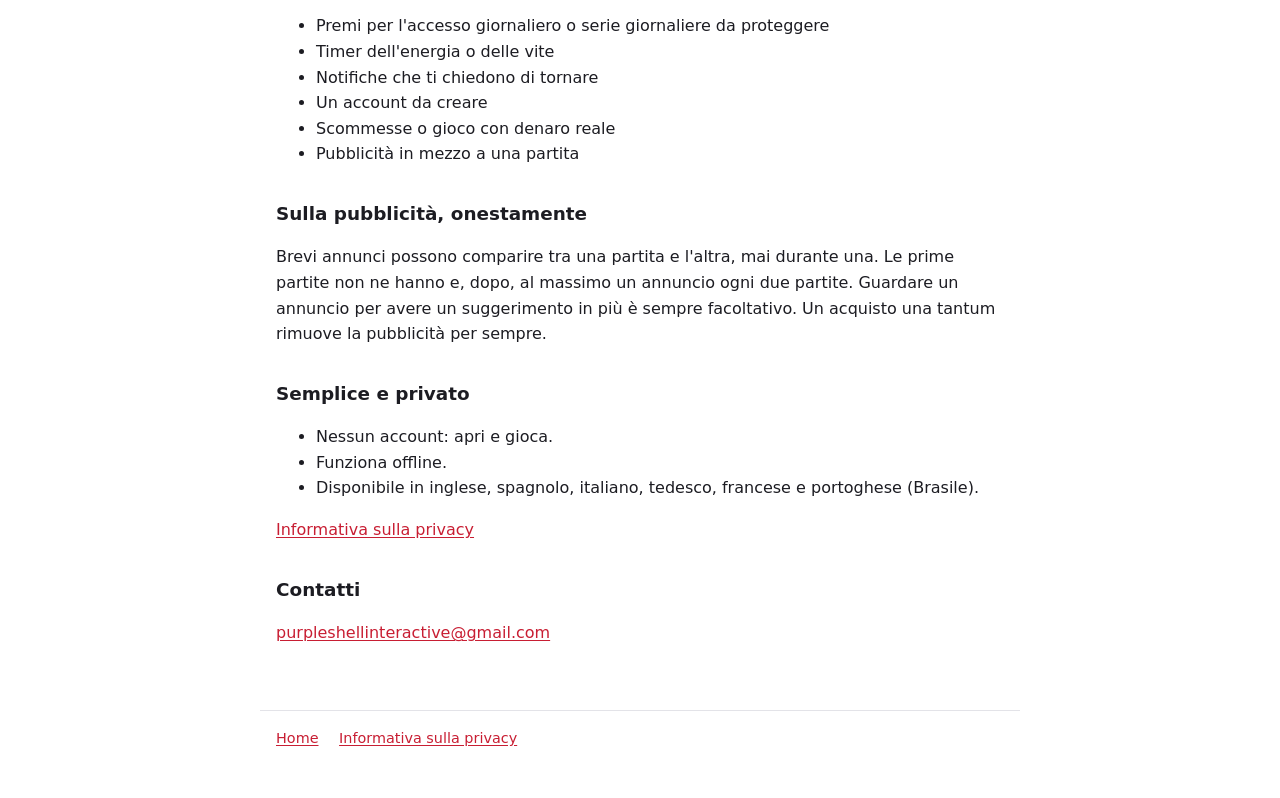
<file: solitaire/it/index.html>
<!DOCTYPE html>
<html lang="it">
<head>
<meta charset="utf-8">
<meta name="viewport" content="width=device-width, initial-scale=1">
<title>Solitaire: A Simple One di Purple Shell Interactive</title>
<meta name="description" content="Solitaire: A Simple One. Klondike, FreeCell, Spider e TriPeaks in un'unica app. Nessun account, nessun premio giornaliero, nessun senso di colpa.">
<link rel="alternate" hreflang="en" href="/solitaire/">
<link rel="alternate" hreflang="es" href="/solitaire/es/">
<link rel="alternate" hreflang="it" href="/solitaire/it/">
<link rel="alternate" hreflang="de" href="/solitaire/de/">
<link rel="alternate" hreflang="fr" href="/solitaire/fr/">
<link rel="alternate" hreflang="pt-BR" href="/solitaire/pt-br/">
<link rel="icon" type="image/png" href="/solitaire/img/logo.png">
<link rel="stylesheet" href="/styles.css">
</head>
<body>

<header class="table">
  <div class="wrap">
    <nav class="site-nav"><a href="/">Purple Shell Interactive</a> · <a href="/solitaire/" hreflang="en" lang="en">English</a> · <a href="/solitaire/es/" hreflang="es" lang="es">Español</a> · <a href="/solitaire/de/" hreflang="de" lang="de">Deutsch</a> · <a href="/solitaire/fr/" hreflang="fr" lang="fr">Français</a> · <a href="/solitaire/pt-br/" hreflang="pt-BR" lang="pt-BR">Português</a></nav>
    <div class="app-icon large"><img src="/solitaire/img/logo.png" alt="" width="226" height="224"></div>
    <h1>Solitaire: A Simple One</h1>
    <p>Versioni semplici dei giochi che ami già. Nessun premio giornaliero, nessuna serie da proteggere, nessun timer dell'energia, nessun senso di colpa. Solo il gioco.</p>
    <div class="foundations" aria-hidden="true">
      <img src="/solitaire/img/ace-hearts.png" alt="" width="152" height="224">
      <img src="/solitaire/img/ace-clubs.png" alt="" width="152" height="224">
      <img src="/solitaire/img/ace-diamonds.png" alt="" width="152" height="224">
      <img src="/solitaire/img/ace-spades.png" alt="" width="152" height="224">
    </div>
  </div>
</header>

<main class="wrap">
<p>Quattro solitari classici in un'unica app semplice: Klondike, FreeCell, Spider e TriPeaks. Nessun account, nessun premio giornaliero, nessun senso di colpa.</p>

<h2>Gioca a modo tuo</h2>
<ul>
<li>Gioca quando vuoi. Una partita dura pochi minuti e domani non ti aspetta niente.</li>
<li>Distribuzioni di cui fidarti. Le distribuzioni Facile, Media e Difficile di Klondike e quelle casuali di FreeCell sono controllate da un risolutore, quindi si possono vincere. Per Spider a 4 semi non lo promettiamo, e lo diciamo.</li>
<li>Ogni distribuzione è numerata, così puoi rigiocarne una che ti è piaciuta. FreeCell ha le distribuzioni classiche, dal n. 1 al n. 1.000.000.</li>
<li>Annulla illimitato e 3 suggerimenti a partita quando sei bloccato. In FreeCell li genera un risolutore.</li>
<li>In Klondike e FreeCell, quando tutte le carte sono scoperte, un tocco termina la partita al posto tuo.</li>
<li>In verticale o in orizzontale, su telefono o tablet.</li>
</ul>

<h2>I giochi</h2>
<ul>
<li><strong>Klondike:</strong> pesca 1 o pesca 3, da scegliere prima di ogni partita. Distribuzioni Facile, Media, Difficile o casuali.</li>
<li><strong>FreeCell:</strong> otto colonne, quattro celle, tutte le carte in vista.</li>
<li><strong>Spider:</strong> 1, 2 o 4 semi.</li>
<li><strong>TriPeaks:</strong> libera tre picchi con carte di valore superiore o inferiore di uno.</li>
</ul>

<h2>Segui i tuoi progressi</h2>
<ul>
<li>Statistiche per ogni gioco: partite giocate e vinte, percentuale di vittorie, miglior tempo, meno mosse e la tua serie di vittorie attuale e migliore.</li>
<li>Riprendi una partita non finita esattamente da dove l'avevi lasciata.</li>
</ul>

<h2>Rendilo tuo</h2>
<ul>
<li>Abbina mazzi di carte e sfondi del tavolo. Classico e Sfumato sono inclusi, altri nello Shop.</li>
<li>Editor dei mazzi: trasforma le tue foto in carte. Sostituisci una singola carta, un seme intero, il mazzo completo o il dorso, e usa qualsiasi immagine come tavolo.</li>
<li>Le tue immagini restano sul tuo dispositivo. Non vengono mai caricate né condivise.</li>
</ul>

<h2>Cosa non troverai qui</h2>
<ul>
<li>Premi per l'accesso giornaliero o serie giornaliere da proteggere</li>
<li>Timer dell'energia o delle vite</li>
<li>Notifiche che ti chiedono di tornare</li>
<li>Un account da creare</li>
<li>Scommesse o gioco con denaro reale</li>
<li>Pubblicità in mezzo a una partita</li>
</ul>

<h2>Sulla pubblicità, onestamente</h2>
<p>Brevi annunci possono comparire tra una partita e l'altra, mai durante una. Le prime partite non ne hanno e, dopo, al massimo un annuncio ogni due partite. Guardare un annuncio per avere un suggerimento in più è sempre facoltativo. Un acquisto una tantum rimuove la pubblicità per sempre.</p>

<h2>Semplice e privato</h2>
<ul>
<li>Nessun account: apri e gioca.</li>
<li>Funziona offline.</li>
<li>Disponibile in inglese, spagnolo, italiano, tedesco, francese e portoghese (Brasile).</li>
</ul>

<p><a href="/solitaire/privacy/it/">Informativa sulla privacy</a></p>

<h2>Contatti</h2>
<p><a href="mailto:purpleshellinteractive@gmail.com">purpleshellinteractive@gmail.com</a></p>
</main>

<footer class="site-footer wrap">
  <a href="/">Home</a>
  <a href="/solitaire/privacy/it/">Informativa sulla privacy</a>
</footer>

</body>
</html>
</file>
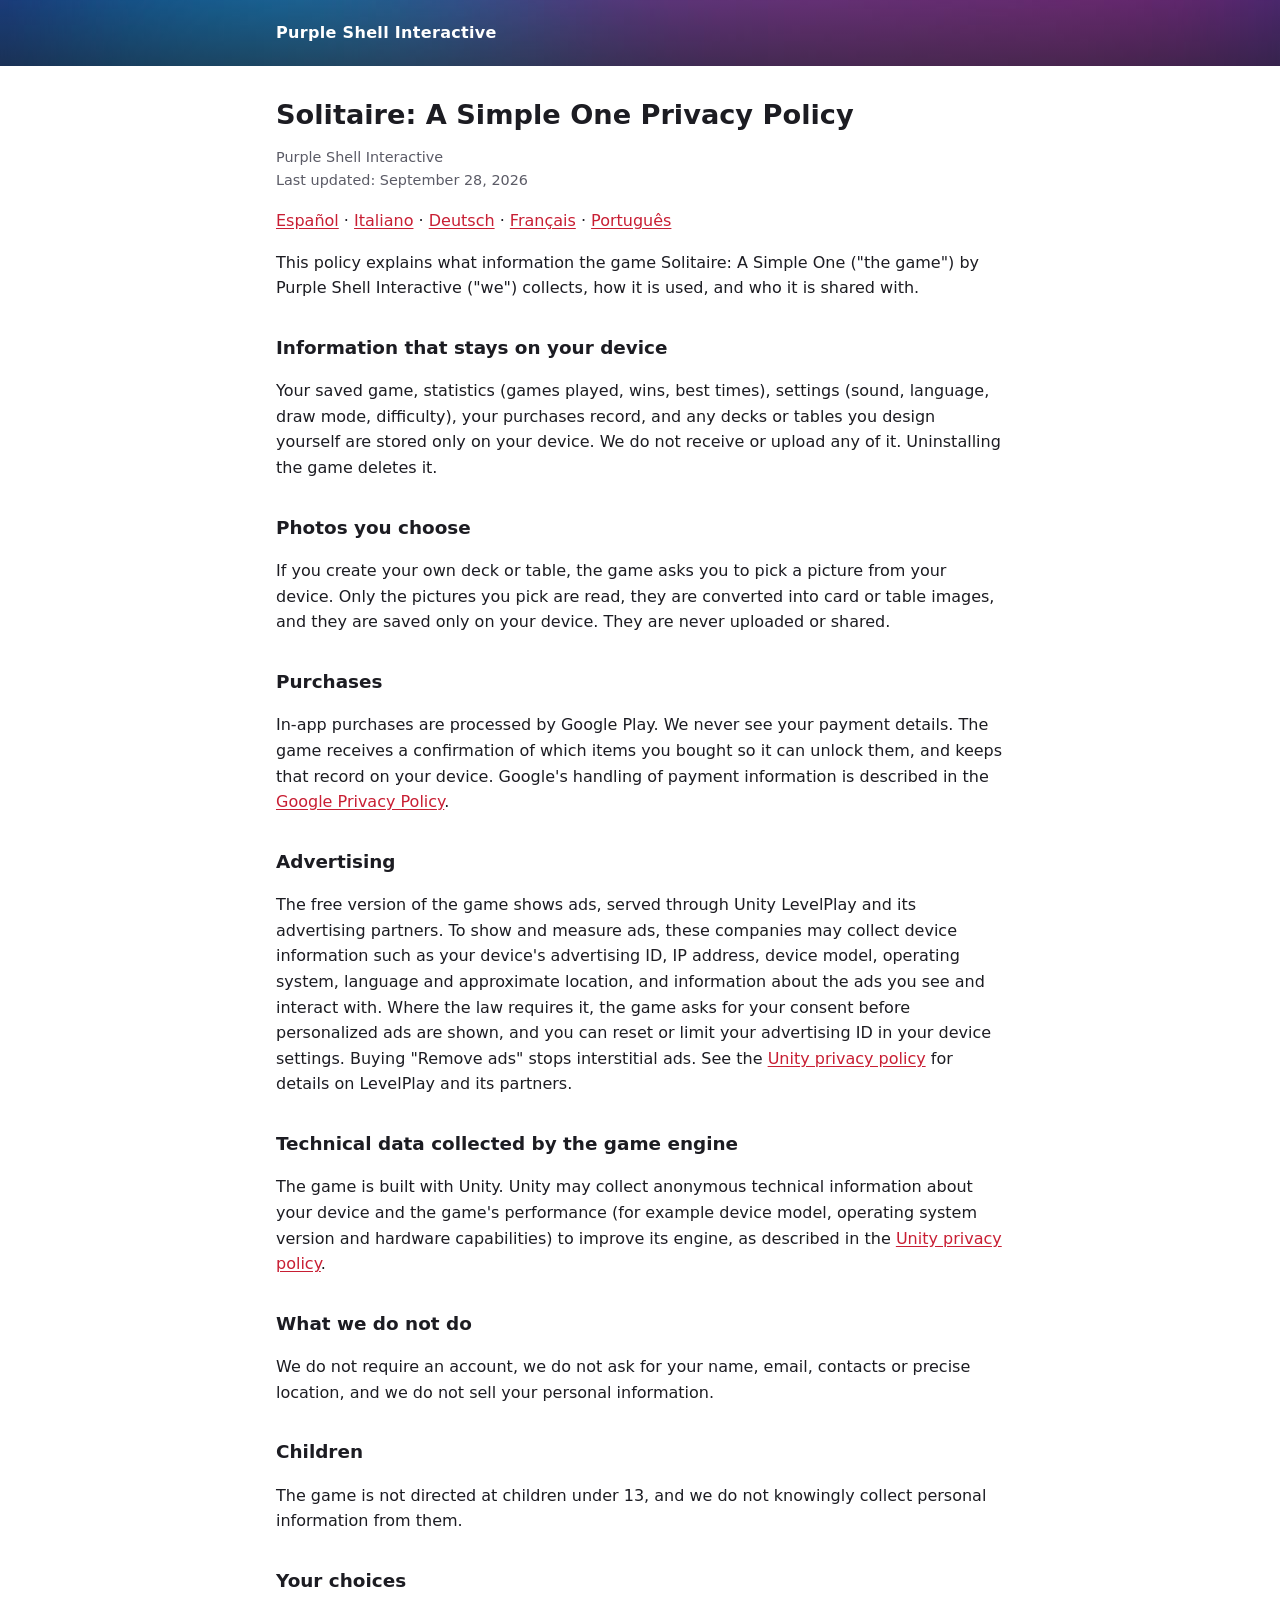
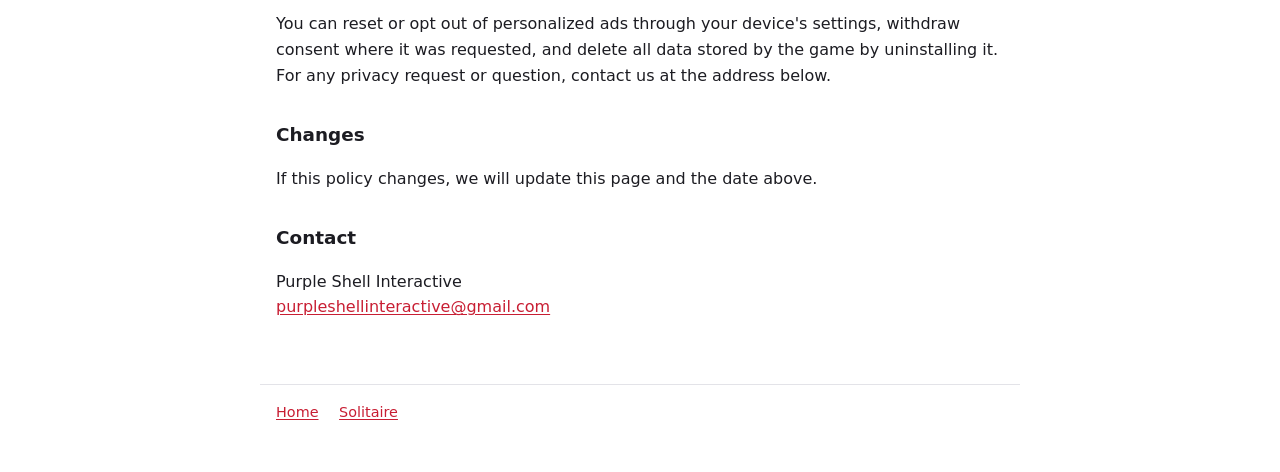
<file: solitaire/privacy/index.html>
<!DOCTYPE html>
<html lang="en">
<head>
<meta charset="utf-8">
<meta name="viewport" content="width=device-width, initial-scale=1">
<title>Solitaire: A Simple One Privacy Policy</title>
<link rel="alternate" hreflang="en" href="/solitaire/privacy/">
<link rel="alternate" hreflang="es" href="/solitaire/privacy/es/">
<link rel="alternate" hreflang="it" href="/solitaire/privacy/it/">
<link rel="alternate" hreflang="de" href="/solitaire/privacy/de/">
<link rel="alternate" hreflang="fr" href="/solitaire/privacy/fr/">
<link rel="alternate" hreflang="pt-BR" href="/solitaire/privacy/pt-br/">
<link rel="icon" type="image/png" href="/solitaire/img/logo.png">
<link rel="stylesheet" href="/styles.css">
</head>
<body>

<header class="table slim">
  <div class="wrap"><nav class="site-nav"><a href="/">Purple Shell Interactive</a></nav></div>
</header>

<main class="wrap">
<h1>Solitaire: A Simple One Privacy Policy</h1>
<p class="muted">Purple Shell Interactive<br>Last updated: September 28, 2026</p>
<p><a href="/solitaire/privacy/es/" hreflang="es" lang="es">Español</a> · <a href="/solitaire/privacy/it/" hreflang="it" lang="it">Italiano</a> · <a href="/solitaire/privacy/de/" hreflang="de" lang="de">Deutsch</a> · <a href="/solitaire/privacy/fr/" hreflang="fr" lang="fr">Français</a> · <a href="/solitaire/privacy/pt-br/" hreflang="pt-BR" lang="pt-BR">Português</a></p>

<p>This policy explains what information the game Solitaire: A Simple One ("the game") by Purple Shell Interactive ("we") collects, how it is used, and who it is shared with.</p>

<h2>Information that stays on your device</h2>
<p>Your saved game, statistics (games played, wins, best times), settings (sound, language, draw mode, difficulty), your purchases record, and any decks or tables you design yourself are stored only on your device. We do not receive or upload any of it. Uninstalling the game deletes it.</p>

<h2>Photos you choose</h2>
<p>If you create your own deck or table, the game asks you to pick a picture from your device. Only the pictures you pick are read, they are converted into card or table images, and they are saved only on your device. They are never uploaded or shared.</p>

<h2>Purchases</h2>
<p>In-app purchases are processed by Google Play. We never see your payment details. The game receives a confirmation of which items you bought so it can unlock them, and keeps that record on your device. Google's handling of payment information is described in the <a href="https://policies.google.com/privacy">Google Privacy Policy</a>.</p>

<h2>Advertising</h2>
<p>The free version of the game shows ads, served through Unity LevelPlay and its advertising partners. To show and measure ads, these companies may collect device information such as your device's advertising ID, IP address, device model, operating system, language and approximate location, and information about the ads you see and interact with. Where the law requires it, the game asks for your consent before personalized ads are shown, and you can reset or limit your advertising ID in your device settings. Buying "Remove ads" stops interstitial ads. See the <a href="https://unity.com/legal/game-player-and-app-user-privacy-policy">Unity privacy policy</a> for details on LevelPlay and its partners.</p>

<h2>Technical data collected by the game engine</h2>
<p>The game is built with Unity. Unity may collect anonymous technical information about your device and the game's performance (for example device model, operating system version and hardware capabilities) to improve its engine, as described in the <a href="https://unity.com/legal/game-player-and-app-user-privacy-policy">Unity privacy policy</a>.</p>

<h2>What we do not do</h2>
<p>We do not require an account, we do not ask for your name, email, contacts or precise location, and we do not sell your personal information.</p>

<h2>Children</h2>
<p>The game is not directed at children under 13, and we do not knowingly collect personal information from them.</p>

<h2>Your choices</h2>
<p>You can reset or opt out of personalized ads through your device's settings, withdraw consent where it was requested, and delete all data stored by the game by uninstalling it. For any privacy request or question, contact us at the address below.</p>

<h2>Changes</h2>
<p>If this policy changes, we will update this page and the date above.</p>

<h2>Contact</h2>
<p>Purple Shell Interactive<br><a href="mailto:purpleshellinteractive@gmail.com">purpleshellinteractive@gmail.com</a></p>
</main>

<footer class="site-footer wrap">
  <a href="/">Home</a>
  <a href="/solitaire/">Solitaire</a>
</footer>

</body>
</html>
</file>
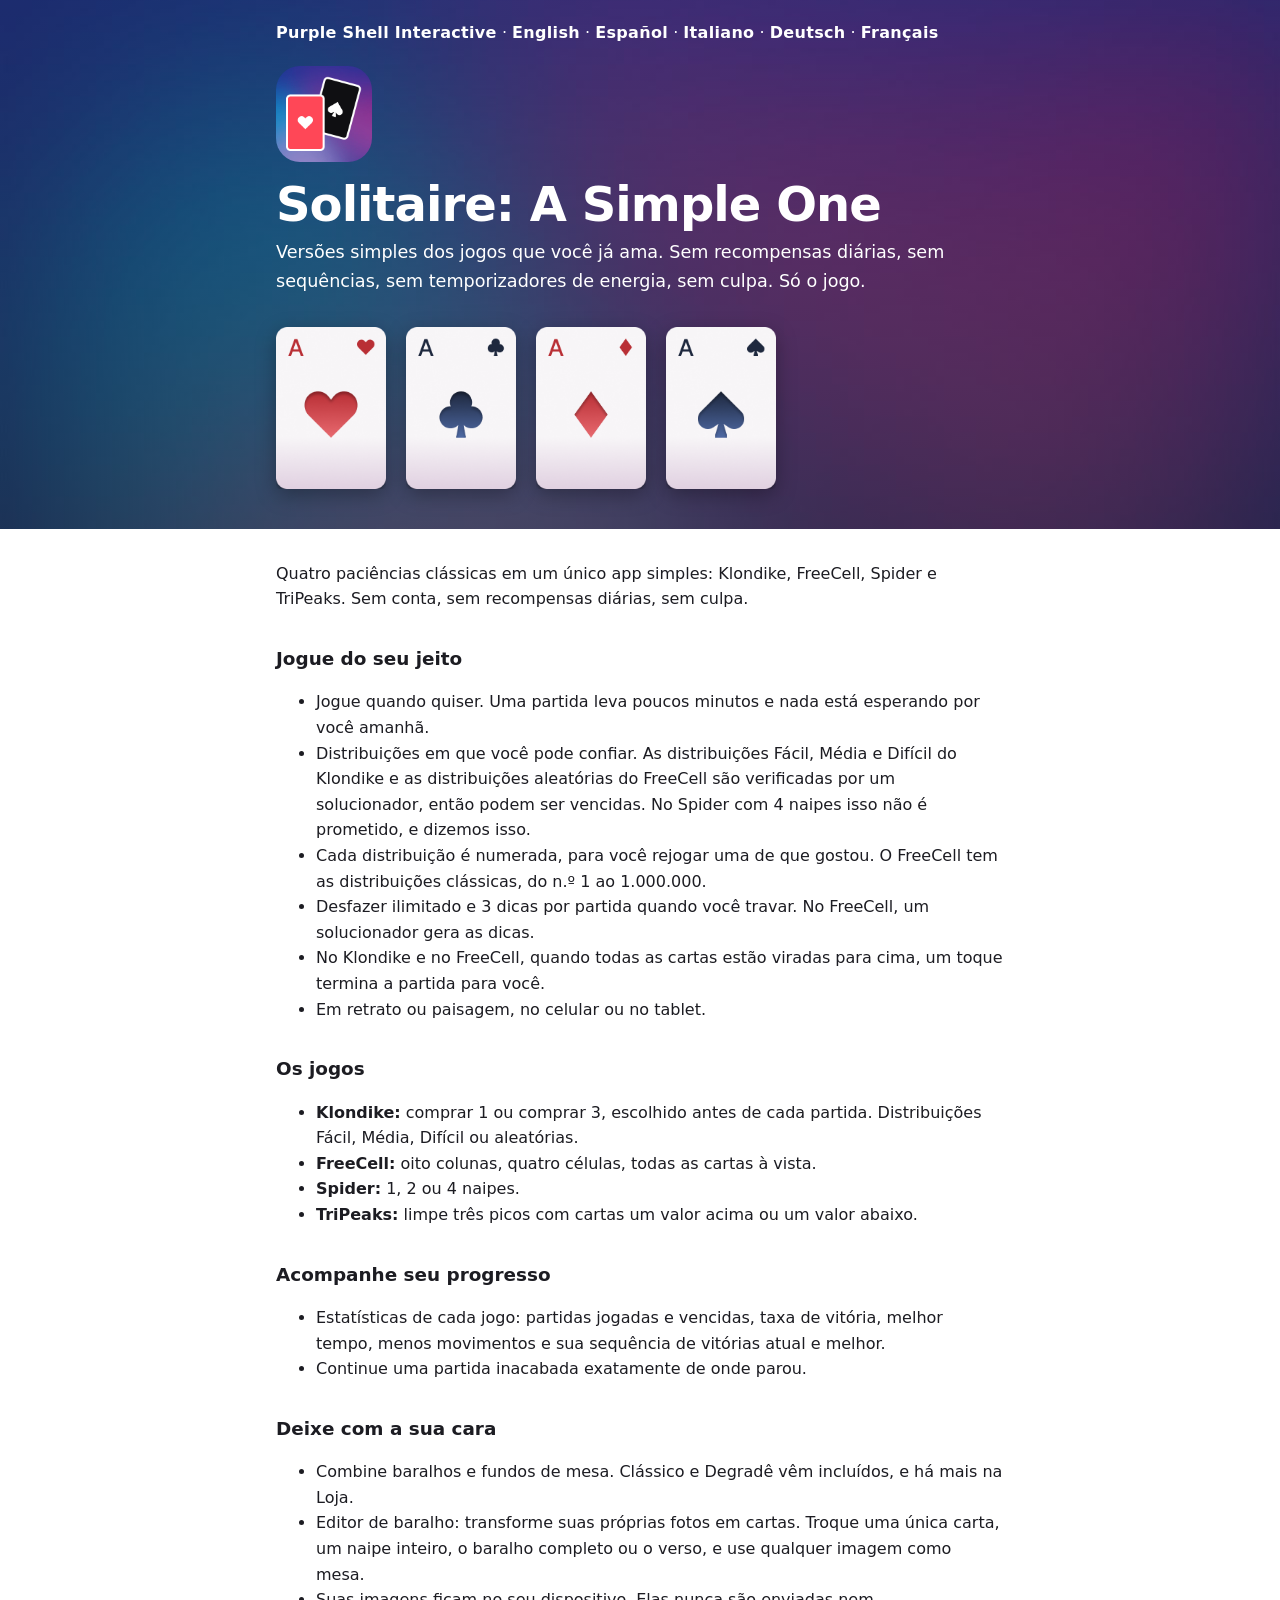
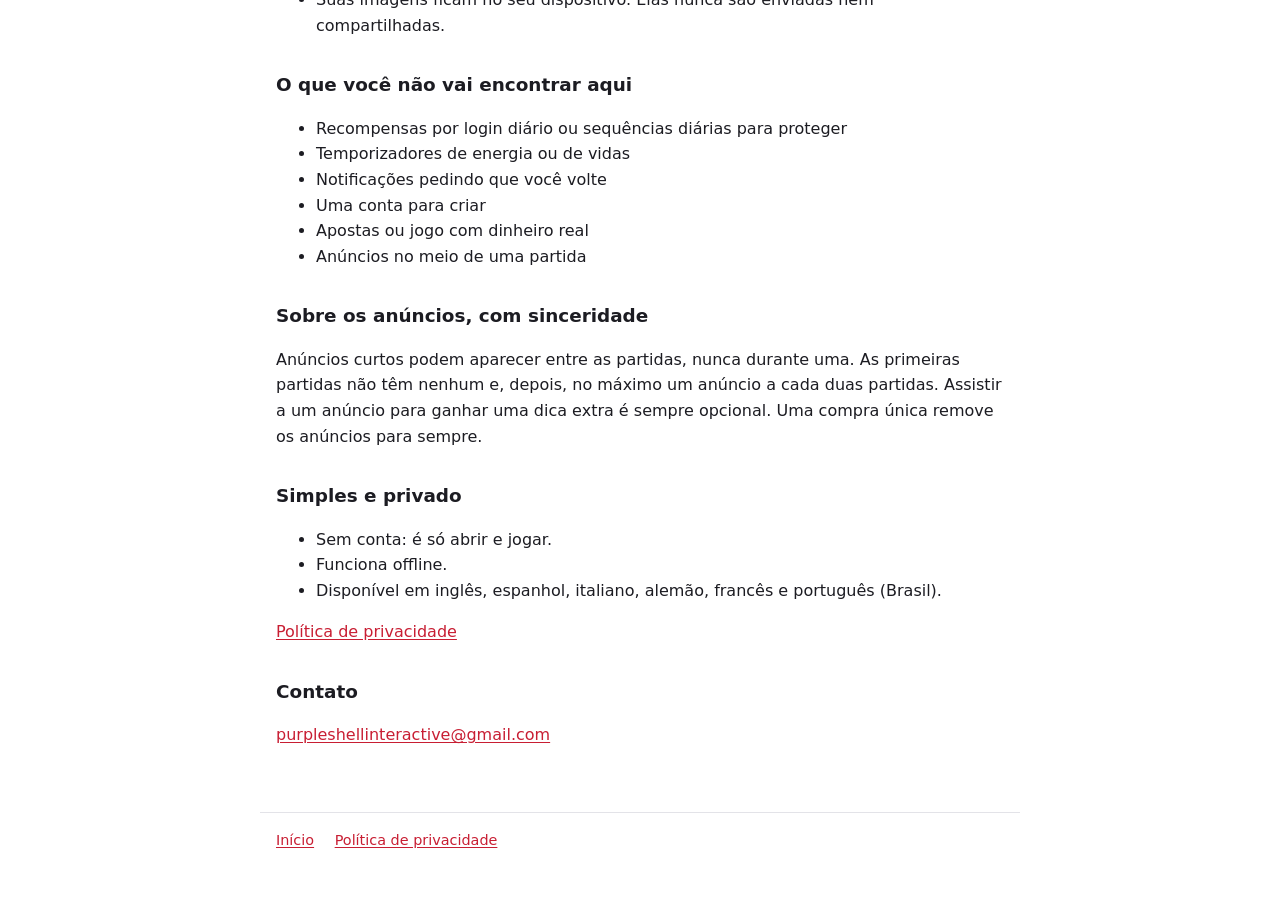
<file: solitaire/pt-br/index.html>
<!DOCTYPE html>
<html lang="pt-BR">
<head>
<meta charset="utf-8">
<meta name="viewport" content="width=device-width, initial-scale=1">
<title>Solitaire: A Simple One, da Purple Shell Interactive</title>
<meta name="description" content="Solitaire: A Simple One. Klondike, FreeCell, Spider e TriPeaks em um único app. Sem conta, sem recompensas diárias, sem culpa.">
<link rel="alternate" hreflang="en" href="/solitaire/">
<link rel="alternate" hreflang="es" href="/solitaire/es/">
<link rel="alternate" hreflang="it" href="/solitaire/it/">
<link rel="alternate" hreflang="de" href="/solitaire/de/">
<link rel="alternate" hreflang="fr" href="/solitaire/fr/">
<link rel="alternate" hreflang="pt-BR" href="/solitaire/pt-br/">
<link rel="icon" type="image/png" href="/solitaire/img/logo.png">
<link rel="stylesheet" href="/styles.css">
</head>
<body>

<header class="table">
  <div class="wrap">
    <nav class="site-nav"><a href="/">Purple Shell Interactive</a> · <a href="/solitaire/" hreflang="en" lang="en">English</a> · <a href="/solitaire/es/" hreflang="es" lang="es">Español</a> · <a href="/solitaire/it/" hreflang="it" lang="it">Italiano</a> · <a href="/solitaire/de/" hreflang="de" lang="de">Deutsch</a> · <a href="/solitaire/fr/" hreflang="fr" lang="fr">Français</a></nav>
    <div class="app-icon large"><img src="/solitaire/img/logo.png" alt="" width="226" height="224"></div>
    <h1>Solitaire: A Simple One</h1>
    <p>Versões simples dos jogos que você já ama. Sem recompensas diárias, sem sequências, sem temporizadores de energia, sem culpa. Só o jogo.</p>
    <div class="foundations" aria-hidden="true">
      <img src="/solitaire/img/ace-hearts.png" alt="" width="152" height="224">
      <img src="/solitaire/img/ace-clubs.png" alt="" width="152" height="224">
      <img src="/solitaire/img/ace-diamonds.png" alt="" width="152" height="224">
      <img src="/solitaire/img/ace-spades.png" alt="" width="152" height="224">
    </div>
  </div>
</header>

<main class="wrap">
<p>Quatro paciências clássicas em um único app simples: Klondike, FreeCell, Spider e TriPeaks. Sem conta, sem recompensas diárias, sem culpa.</p>

<h2>Jogue do seu jeito</h2>
<ul>
<li>Jogue quando quiser. Uma partida leva poucos minutos e nada está esperando por você amanhã.</li>
<li>Distribuições em que você pode confiar. As distribuições Fácil, Média e Difícil do Klondike e as distribuições aleatórias do FreeCell são verificadas por um solucionador, então podem ser vencidas. No Spider com 4 naipes isso não é prometido, e dizemos isso.</li>
<li>Cada distribuição é numerada, para você rejogar uma de que gostou. O FreeCell tem as distribuições clássicas, do n.º 1 ao 1.000.000.</li>
<li>Desfazer ilimitado e 3 dicas por partida quando você travar. No FreeCell, um solucionador gera as dicas.</li>
<li>No Klondike e no FreeCell, quando todas as cartas estão viradas para cima, um toque termina a partida para você.</li>
<li>Em retrato ou paisagem, no celular ou no tablet.</li>
</ul>

<h2>Os jogos</h2>
<ul>
<li><strong>Klondike:</strong> comprar 1 ou comprar 3, escolhido antes de cada partida. Distribuições Fácil, Média, Difícil ou aleatórias.</li>
<li><strong>FreeCell:</strong> oito colunas, quatro células, todas as cartas à vista.</li>
<li><strong>Spider:</strong> 1, 2 ou 4 naipes.</li>
<li><strong>TriPeaks:</strong> limpe três picos com cartas um valor acima ou um valor abaixo.</li>
</ul>

<h2>Acompanhe seu progresso</h2>
<ul>
<li>Estatísticas de cada jogo: partidas jogadas e vencidas, taxa de vitória, melhor tempo, menos movimentos e sua sequência de vitórias atual e melhor.</li>
<li>Continue uma partida inacabada exatamente de onde parou.</li>
</ul>

<h2>Deixe com a sua cara</h2>
<ul>
<li>Combine baralhos e fundos de mesa. Clássico e Degradê vêm incluídos, e há mais na Loja.</li>
<li>Editor de baralho: transforme suas próprias fotos em cartas. Troque uma única carta, um naipe inteiro, o baralho completo ou o verso, e use qualquer imagem como mesa.</li>
<li>Suas imagens ficam no seu dispositivo. Elas nunca são enviadas nem compartilhadas.</li>
</ul>

<h2>O que você não vai encontrar aqui</h2>
<ul>
<li>Recompensas por login diário ou sequências diárias para proteger</li>
<li>Temporizadores de energia ou de vidas</li>
<li>Notificações pedindo que você volte</li>
<li>Uma conta para criar</li>
<li>Apostas ou jogo com dinheiro real</li>
<li>Anúncios no meio de uma partida</li>
</ul>

<h2>Sobre os anúncios, com sinceridade</h2>
<p>Anúncios curtos podem aparecer entre as partidas, nunca durante uma. As primeiras partidas não têm nenhum e, depois, no máximo um anúncio a cada duas partidas. Assistir a um anúncio para ganhar uma dica extra é sempre opcional. Uma compra única remove os anúncios para sempre.</p>

<h2>Simples e privado</h2>
<ul>
<li>Sem conta: é só abrir e jogar.</li>
<li>Funciona offline.</li>
<li>Disponível em inglês, espanhol, italiano, alemão, francês e português (Brasil).</li>
</ul>

<p><a href="/solitaire/privacy/pt-br/">Política de privacidade</a></p>

<h2>Contato</h2>
<p><a href="mailto:purpleshellinteractive@gmail.com">purpleshellinteractive@gmail.com</a></p>
</main>

<footer class="site-footer wrap">
  <a href="/">Início</a>
  <a href="/solitaire/privacy/pt-br/">Política de privacidade</a>
</footer>

</body>
</html>
</file>
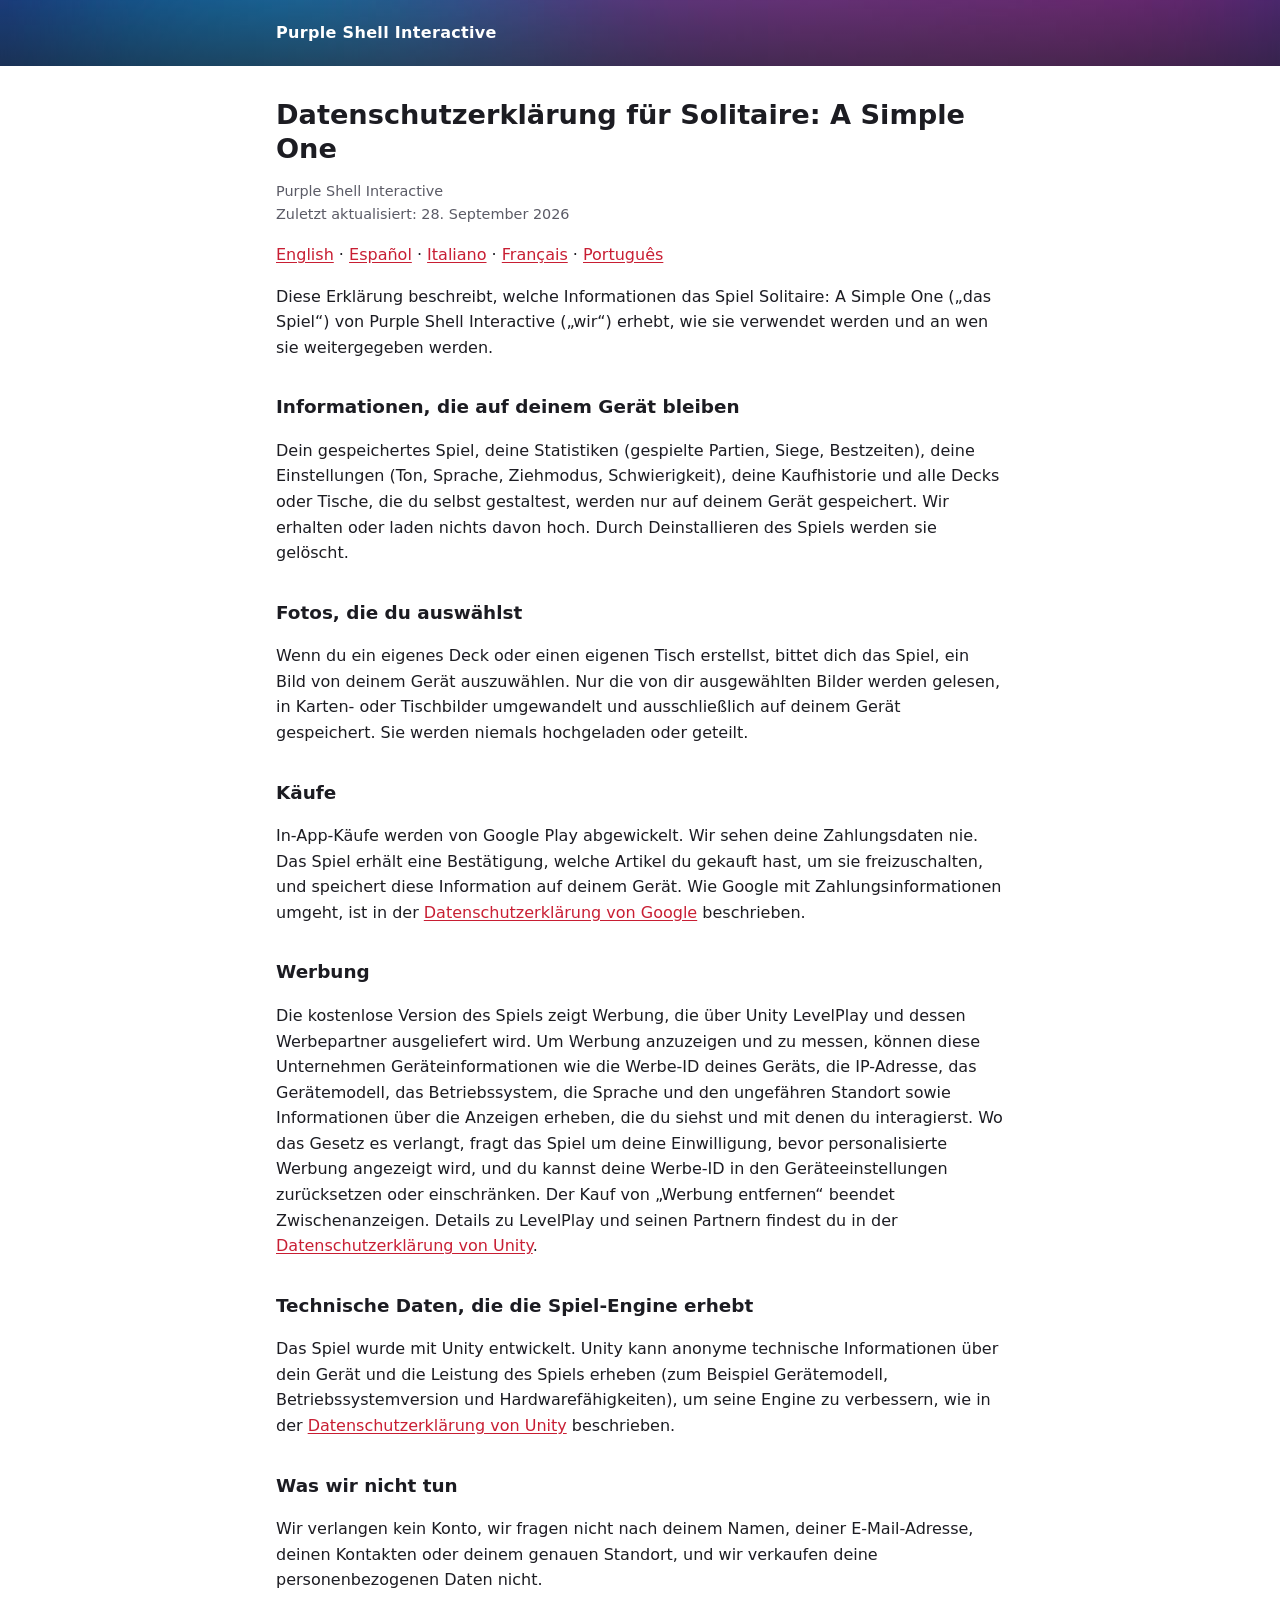
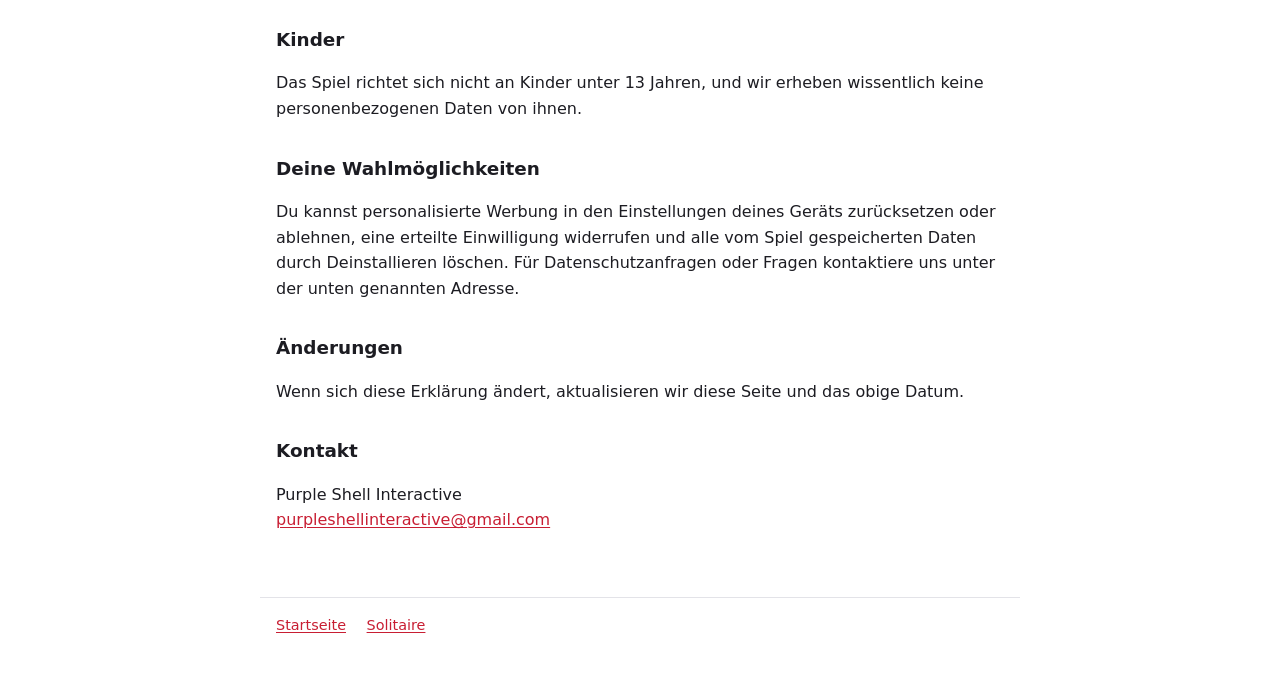
<file: solitaire/privacy/de/index.html>
<!DOCTYPE html>
<html lang="de">
<head>
<meta charset="utf-8">
<meta name="viewport" content="width=device-width, initial-scale=1">
<title>Datenschutzerklärung für Solitaire: A Simple One</title>
<link rel="alternate" hreflang="en" href="/solitaire/privacy/">
<link rel="alternate" hreflang="es" href="/solitaire/privacy/es/">
<link rel="alternate" hreflang="it" href="/solitaire/privacy/it/">
<link rel="alternate" hreflang="de" href="/solitaire/privacy/de/">
<link rel="alternate" hreflang="fr" href="/solitaire/privacy/fr/">
<link rel="alternate" hreflang="pt-BR" href="/solitaire/privacy/pt-br/">
<link rel="icon" type="image/png" href="/solitaire/img/logo.png">
<link rel="stylesheet" href="/styles.css">
</head>
<body>

<header class="table slim">
  <div class="wrap"><nav class="site-nav"><a href="/">Purple Shell Interactive</a></nav></div>
</header>

<main class="wrap">
<h1>Datenschutzerklärung für Solitaire: A Simple One</h1>
<p class="muted">Purple Shell Interactive<br>Zuletzt aktualisiert: 28. September 2026</p>
<p><a href="/solitaire/privacy/" hreflang="en" lang="en">English</a> · <a href="/solitaire/privacy/es/" hreflang="es" lang="es">Español</a> · <a href="/solitaire/privacy/it/" hreflang="it" lang="it">Italiano</a> · <a href="/solitaire/privacy/fr/" hreflang="fr" lang="fr">Français</a> · <a href="/solitaire/privacy/pt-br/" hreflang="pt-BR" lang="pt-BR">Português</a></p>

<p>Diese Erklärung beschreibt, welche Informationen das Spiel Solitaire: A Simple One („das Spiel“) von Purple Shell Interactive („wir“) erhebt, wie sie verwendet werden und an wen sie weitergegeben werden.</p>

<h2>Informationen, die auf deinem Gerät bleiben</h2>
<p>Dein gespeichertes Spiel, deine Statistiken (gespielte Partien, Siege, Bestzeiten), deine Einstellungen (Ton, Sprache, Ziehmodus, Schwierigkeit), deine Kaufhistorie und alle Decks oder Tische, die du selbst gestaltest, werden nur auf deinem Gerät gespeichert. Wir erhalten oder laden nichts davon hoch. Durch Deinstallieren des Spiels werden sie gelöscht.</p>

<h2>Fotos, die du auswählst</h2>
<p>Wenn du ein eigenes Deck oder einen eigenen Tisch erstellst, bittet dich das Spiel, ein Bild von deinem Gerät auszuwählen. Nur die von dir ausgewählten Bilder werden gelesen, in Karten- oder Tischbilder umgewandelt und ausschließlich auf deinem Gerät gespeichert. Sie werden niemals hochgeladen oder geteilt.</p>

<h2>Käufe</h2>
<p>In-App-Käufe werden von Google Play abgewickelt. Wir sehen deine Zahlungsdaten nie. Das Spiel erhält eine Bestätigung, welche Artikel du gekauft hast, um sie freizuschalten, und speichert diese Information auf deinem Gerät. Wie Google mit Zahlungsinformationen umgeht, ist in der <a href="https://policies.google.com/privacy?hl=de">Datenschutzerklärung von Google</a> beschrieben.</p>

<h2>Werbung</h2>
<p>Die kostenlose Version des Spiels zeigt Werbung, die über Unity LevelPlay und dessen Werbepartner ausgeliefert wird. Um Werbung anzuzeigen und zu messen, können diese Unternehmen Geräteinformationen wie die Werbe-ID deines Geräts, die IP-Adresse, das Gerätemodell, das Betriebssystem, die Sprache und den ungefähren Standort sowie Informationen über die Anzeigen erheben, die du siehst und mit denen du interagierst. Wo das Gesetz es verlangt, fragt das Spiel um deine Einwilligung, bevor personalisierte Werbung angezeigt wird, und du kannst deine Werbe-ID in den Geräteeinstellungen zurücksetzen oder einschränken. Der Kauf von „Werbung entfernen“ beendet Zwischenanzeigen. Details zu LevelPlay und seinen Partnern findest du in der <a href="https://unity.com/legal/game-player-and-app-user-privacy-policy">Datenschutzerklärung von Unity</a>.</p>

<h2>Technische Daten, die die Spiel-Engine erhebt</h2>
<p>Das Spiel wurde mit Unity entwickelt. Unity kann anonyme technische Informationen über dein Gerät und die Leistung des Spiels erheben (zum Beispiel Gerätemodell, Betriebssystemversion und Hardwarefähigkeiten), um seine Engine zu verbessern, wie in der <a href="https://unity.com/legal/game-player-and-app-user-privacy-policy">Datenschutzerklärung von Unity</a> beschrieben.</p>

<h2>Was wir nicht tun</h2>
<p>Wir verlangen kein Konto, wir fragen nicht nach deinem Namen, deiner E-Mail-Adresse, deinen Kontakten oder deinem genauen Standort, und wir verkaufen deine personenbezogenen Daten nicht.</p>

<h2>Kinder</h2>
<p>Das Spiel richtet sich nicht an Kinder unter 13 Jahren, und wir erheben wissentlich keine personenbezogenen Daten von ihnen.</p>

<h2>Deine Wahlmöglichkeiten</h2>
<p>Du kannst personalisierte Werbung in den Einstellungen deines Geräts zurücksetzen oder ablehnen, eine erteilte Einwilligung widerrufen und alle vom Spiel gespeicherten Daten durch Deinstallieren löschen. Für Datenschutzanfragen oder Fragen kontaktiere uns unter der unten genannten Adresse.</p>

<h2>Änderungen</h2>
<p>Wenn sich diese Erklärung ändert, aktualisieren wir diese Seite und das obige Datum.</p>

<h2>Kontakt</h2>
<p>Purple Shell Interactive<br><a href="mailto:purpleshellinteractive@gmail.com">purpleshellinteractive@gmail.com</a></p>
</main>

<footer class="site-footer wrap">
  <a href="/">Startseite</a>
  <a href="/solitaire/de/">Solitaire</a>
</footer>

</body>
</html>
</file>
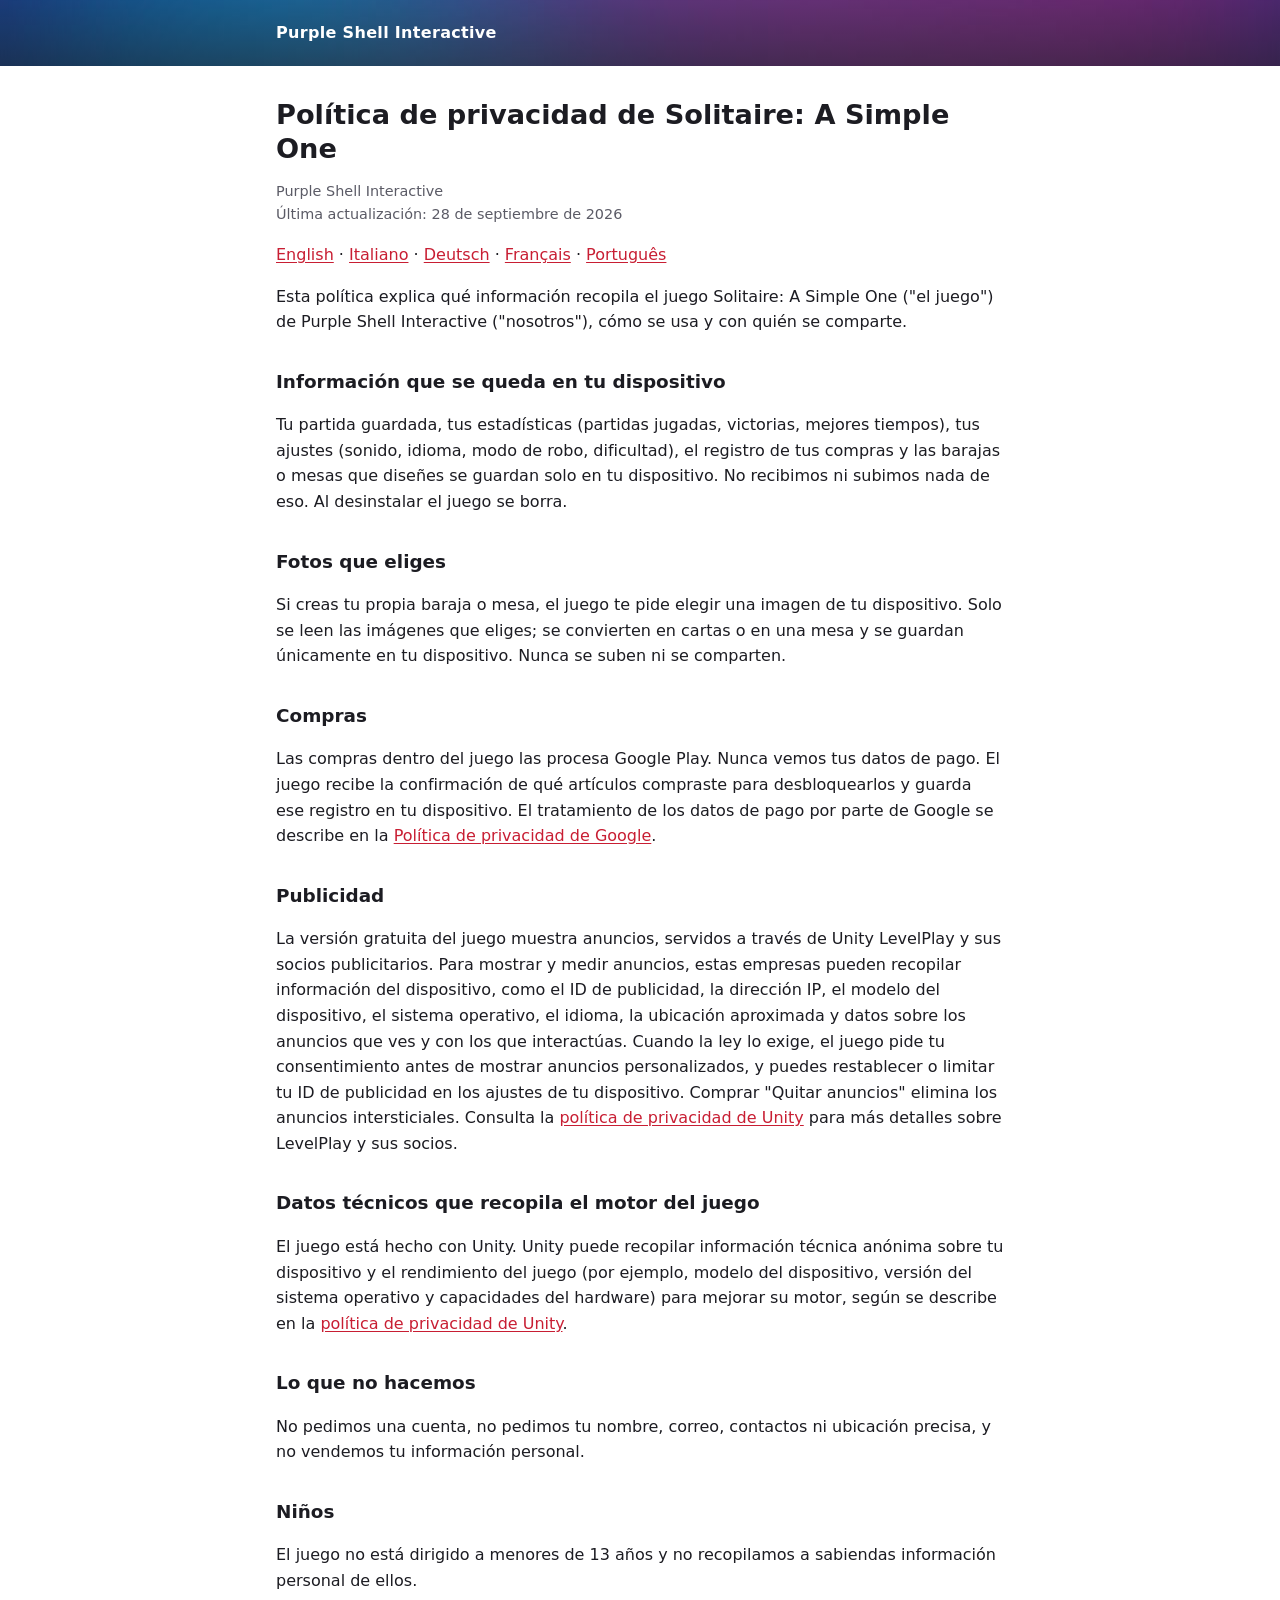
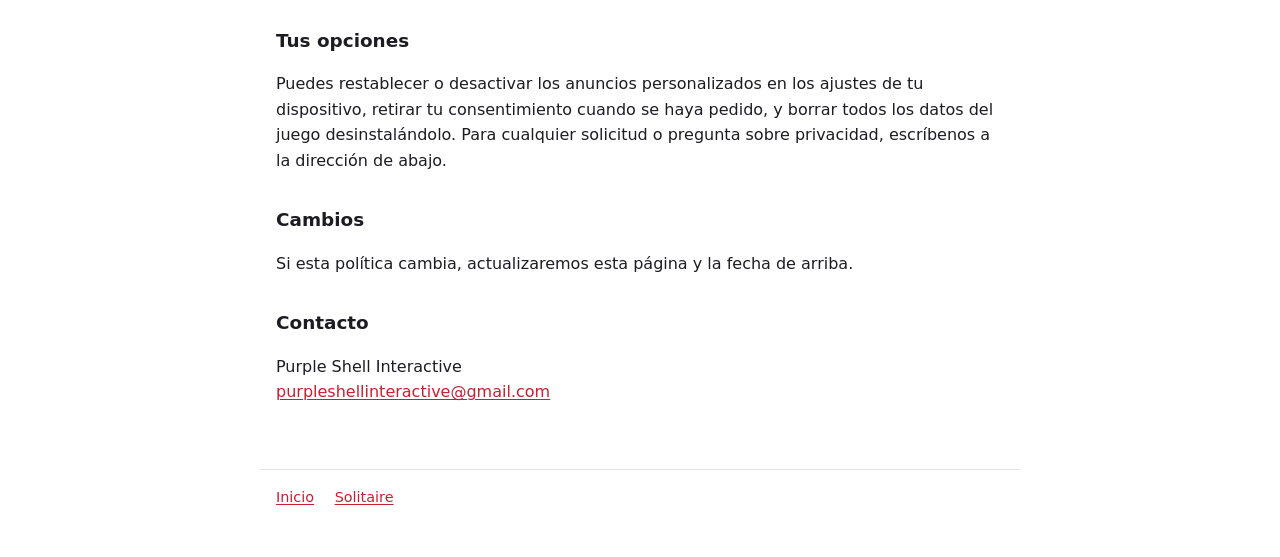
<file: solitaire/privacy/es/index.html>
<!DOCTYPE html>
<html lang="es">
<head>
<meta charset="utf-8">
<meta name="viewport" content="width=device-width, initial-scale=1">
<title>Política de privacidad de Solitaire: A Simple One</title>
<link rel="alternate" hreflang="en" href="/solitaire/privacy/">
<link rel="alternate" hreflang="es" href="/solitaire/privacy/es/">
<link rel="alternate" hreflang="it" href="/solitaire/privacy/it/">
<link rel="alternate" hreflang="de" href="/solitaire/privacy/de/">
<link rel="alternate" hreflang="fr" href="/solitaire/privacy/fr/">
<link rel="alternate" hreflang="pt-BR" href="/solitaire/privacy/pt-br/">
<link rel="icon" type="image/png" href="/solitaire/img/logo.png">
<link rel="stylesheet" href="/styles.css">
</head>
<body>

<header class="table slim">
  <div class="wrap"><nav class="site-nav"><a href="/">Purple Shell Interactive</a></nav></div>
</header>

<main class="wrap">
<h1>Política de privacidad de Solitaire: A Simple One</h1>
<p class="muted">Purple Shell Interactive<br>Última actualización: 28 de septiembre de 2026</p>
<p><a href="/solitaire/privacy/" hreflang="en" lang="en">English</a> · <a href="/solitaire/privacy/it/" hreflang="it" lang="it">Italiano</a> · <a href="/solitaire/privacy/de/" hreflang="de" lang="de">Deutsch</a> · <a href="/solitaire/privacy/fr/" hreflang="fr" lang="fr">Français</a> · <a href="/solitaire/privacy/pt-br/" hreflang="pt-BR" lang="pt-BR">Português</a></p>

<p>Esta política explica qué información recopila el juego Solitaire: A Simple One ("el juego") de Purple Shell Interactive ("nosotros"), cómo se usa y con quién se comparte.</p>

<h2>Información que se queda en tu dispositivo</h2>
<p>Tu partida guardada, tus estadísticas (partidas jugadas, victorias, mejores tiempos), tus ajustes (sonido, idioma, modo de robo, dificultad), el registro de tus compras y las barajas o mesas que diseñes se guardan solo en tu dispositivo. No recibimos ni subimos nada de eso. Al desinstalar el juego se borra.</p>

<h2>Fotos que eliges</h2>
<p>Si creas tu propia baraja o mesa, el juego te pide elegir una imagen de tu dispositivo. Solo se leen las imágenes que eliges; se convierten en cartas o en una mesa y se guardan únicamente en tu dispositivo. Nunca se suben ni se comparten.</p>

<h2>Compras</h2>
<p>Las compras dentro del juego las procesa Google Play. Nunca vemos tus datos de pago. El juego recibe la confirmación de qué artículos compraste para desbloquearlos y guarda ese registro en tu dispositivo. El tratamiento de los datos de pago por parte de Google se describe en la <a href="https://policies.google.com/privacy?hl=es">Política de privacidad de Google</a>.</p>

<h2>Publicidad</h2>
<p>La versión gratuita del juego muestra anuncios, servidos a través de Unity LevelPlay y sus socios publicitarios. Para mostrar y medir anuncios, estas empresas pueden recopilar información del dispositivo, como el ID de publicidad, la dirección IP, el modelo del dispositivo, el sistema operativo, el idioma, la ubicación aproximada y datos sobre los anuncios que ves y con los que interactúas. Cuando la ley lo exige, el juego pide tu consentimiento antes de mostrar anuncios personalizados, y puedes restablecer o limitar tu ID de publicidad en los ajustes de tu dispositivo. Comprar "Quitar anuncios" elimina los anuncios intersticiales. Consulta la <a href="https://unity.com/legal/game-player-and-app-user-privacy-policy">política de privacidad de Unity</a> para más detalles sobre LevelPlay y sus socios.</p>

<h2>Datos técnicos que recopila el motor del juego</h2>
<p>El juego está hecho con Unity. Unity puede recopilar información técnica anónima sobre tu dispositivo y el rendimiento del juego (por ejemplo, modelo del dispositivo, versión del sistema operativo y capacidades del hardware) para mejorar su motor, según se describe en la <a href="https://unity.com/legal/game-player-and-app-user-privacy-policy">política de privacidad de Unity</a>.</p>

<h2>Lo que no hacemos</h2>
<p>No pedimos una cuenta, no pedimos tu nombre, correo, contactos ni ubicación precisa, y no vendemos tu información personal.</p>

<h2>Niños</h2>
<p>El juego no está dirigido a menores de 13 años y no recopilamos a sabiendas información personal de ellos.</p>

<h2>Tus opciones</h2>
<p>Puedes restablecer o desactivar los anuncios personalizados en los ajustes de tu dispositivo, retirar tu consentimiento cuando se haya pedido, y borrar todos los datos del juego desinstalándolo. Para cualquier solicitud o pregunta sobre privacidad, escríbenos a la dirección de abajo.</p>

<h2>Cambios</h2>
<p>Si esta política cambia, actualizaremos esta página y la fecha de arriba.</p>

<h2>Contacto</h2>
<p>Purple Shell Interactive<br><a href="mailto:purpleshellinteractive@gmail.com">purpleshellinteractive@gmail.com</a></p>
</main>

<footer class="site-footer wrap">
  <a href="/">Inicio</a>
  <a href="/solitaire/es/">Solitaire</a>
</footer>

</body>
</html>
</file>
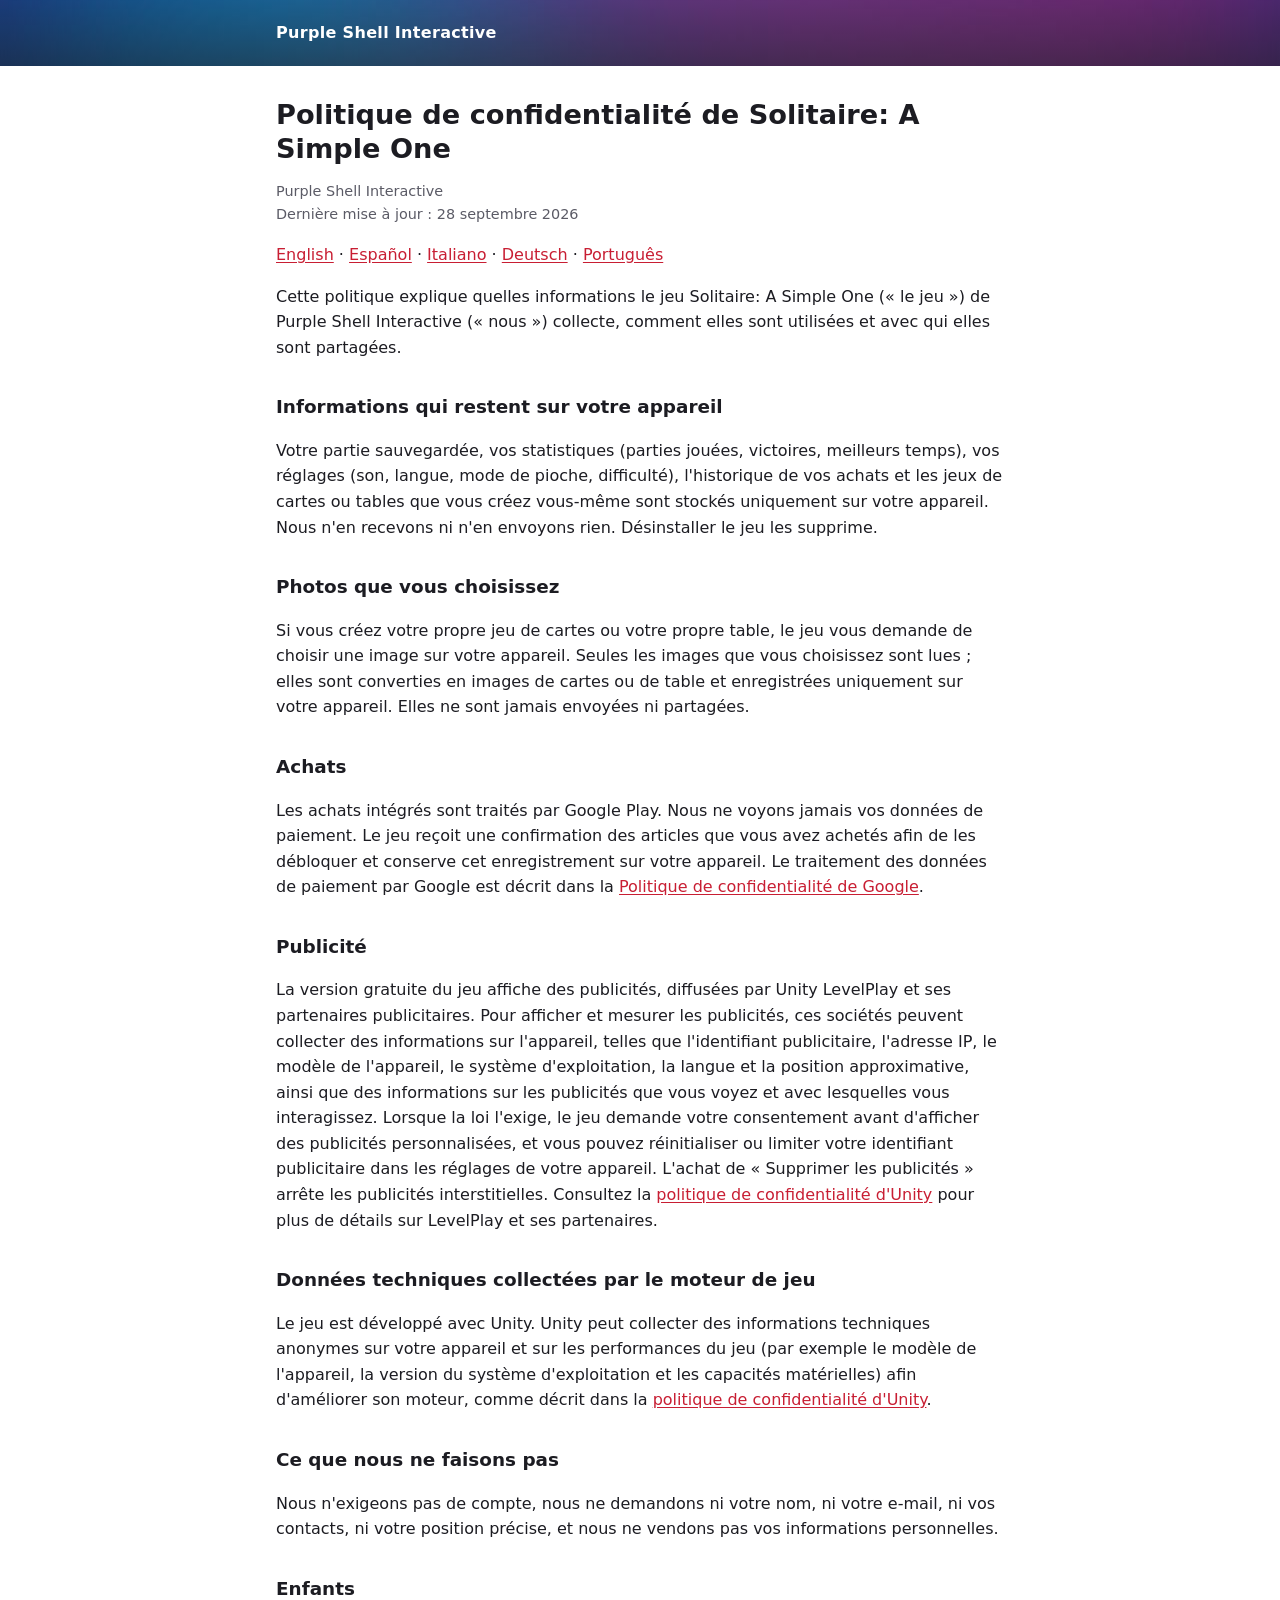
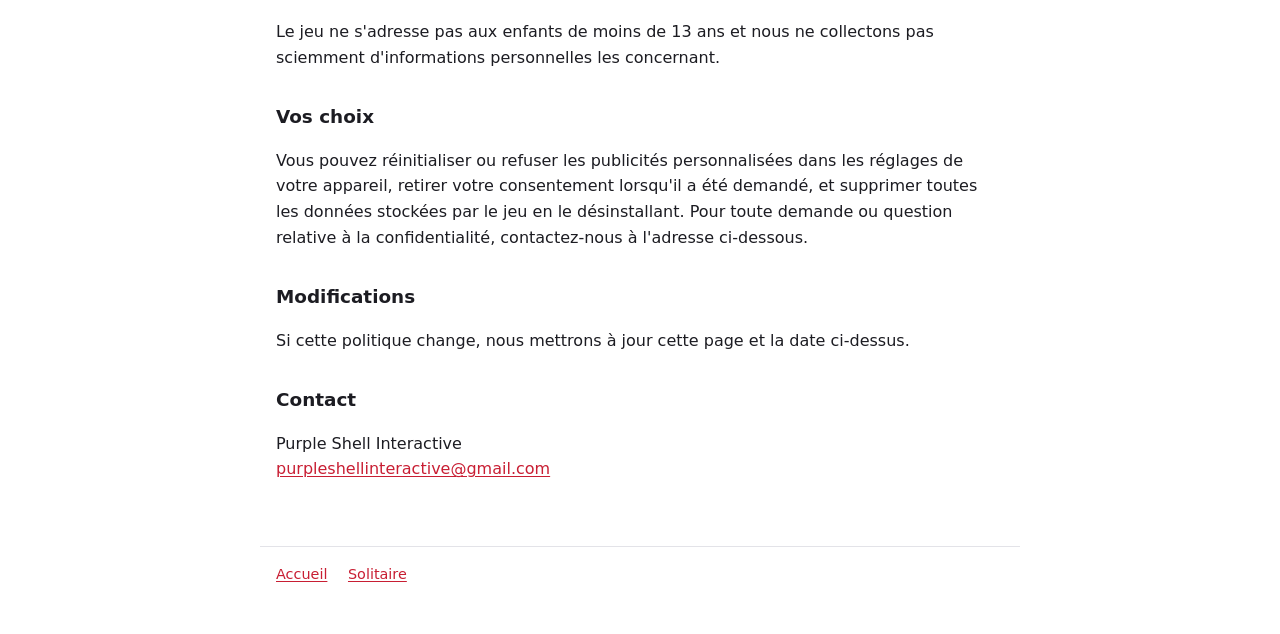
<file: solitaire/privacy/fr/index.html>
<!DOCTYPE html>
<html lang="fr">
<head>
<meta charset="utf-8">
<meta name="viewport" content="width=device-width, initial-scale=1">
<title>Politique de confidentialité de Solitaire: A Simple One</title>
<link rel="alternate" hreflang="en" href="/solitaire/privacy/">
<link rel="alternate" hreflang="es" href="/solitaire/privacy/es/">
<link rel="alternate" hreflang="it" href="/solitaire/privacy/it/">
<link rel="alternate" hreflang="de" href="/solitaire/privacy/de/">
<link rel="alternate" hreflang="fr" href="/solitaire/privacy/fr/">
<link rel="alternate" hreflang="pt-BR" href="/solitaire/privacy/pt-br/">
<link rel="icon" type="image/png" href="/solitaire/img/logo.png">
<link rel="stylesheet" href="/styles.css">
</head>
<body>

<header class="table slim">
  <div class="wrap"><nav class="site-nav"><a href="/">Purple Shell Interactive</a></nav></div>
</header>

<main class="wrap">
<h1>Politique de confidentialité de Solitaire: A Simple One</h1>
<p class="muted">Purple Shell Interactive<br>Dernière mise à jour : 28 septembre 2026</p>
<p><a href="/solitaire/privacy/" hreflang="en" lang="en">English</a> · <a href="/solitaire/privacy/es/" hreflang="es" lang="es">Español</a> · <a href="/solitaire/privacy/it/" hreflang="it" lang="it">Italiano</a> · <a href="/solitaire/privacy/de/" hreflang="de" lang="de">Deutsch</a> · <a href="/solitaire/privacy/pt-br/" hreflang="pt-BR" lang="pt-BR">Português</a></p>

<p>Cette politique explique quelles informations le jeu Solitaire: A Simple One (« le jeu ») de Purple Shell Interactive (« nous ») collecte, comment elles sont utilisées et avec qui elles sont partagées.</p>

<h2>Informations qui restent sur votre appareil</h2>
<p>Votre partie sauvegardée, vos statistiques (parties jouées, victoires, meilleurs temps), vos réglages (son, langue, mode de pioche, difficulté), l'historique de vos achats et les jeux de cartes ou tables que vous créez vous-même sont stockés uniquement sur votre appareil. Nous n'en recevons ni n'en envoyons rien. Désinstaller le jeu les supprime.</p>

<h2>Photos que vous choisissez</h2>
<p>Si vous créez votre propre jeu de cartes ou votre propre table, le jeu vous demande de choisir une image sur votre appareil. Seules les images que vous choisissez sont lues ; elles sont converties en images de cartes ou de table et enregistrées uniquement sur votre appareil. Elles ne sont jamais envoyées ni partagées.</p>

<h2>Achats</h2>
<p>Les achats intégrés sont traités par Google Play. Nous ne voyons jamais vos données de paiement. Le jeu reçoit une confirmation des articles que vous avez achetés afin de les débloquer et conserve cet enregistrement sur votre appareil. Le traitement des données de paiement par Google est décrit dans la <a href="https://policies.google.com/privacy?hl=fr">Politique de confidentialité de Google</a>.</p>

<h2>Publicité</h2>
<p>La version gratuite du jeu affiche des publicités, diffusées par Unity LevelPlay et ses partenaires publicitaires. Pour afficher et mesurer les publicités, ces sociétés peuvent collecter des informations sur l'appareil, telles que l'identifiant publicitaire, l'adresse IP, le modèle de l'appareil, le système d'exploitation, la langue et la position approximative, ainsi que des informations sur les publicités que vous voyez et avec lesquelles vous interagissez. Lorsque la loi l'exige, le jeu demande votre consentement avant d'afficher des publicités personnalisées, et vous pouvez réinitialiser ou limiter votre identifiant publicitaire dans les réglages de votre appareil. L'achat de « Supprimer les publicités » arrête les publicités interstitielles. Consultez la <a href="https://unity.com/legal/game-player-and-app-user-privacy-policy">politique de confidentialité d'Unity</a> pour plus de détails sur LevelPlay et ses partenaires.</p>

<h2>Données techniques collectées par le moteur de jeu</h2>
<p>Le jeu est développé avec Unity. Unity peut collecter des informations techniques anonymes sur votre appareil et sur les performances du jeu (par exemple le modèle de l'appareil, la version du système d'exploitation et les capacités matérielles) afin d'améliorer son moteur, comme décrit dans la <a href="https://unity.com/legal/game-player-and-app-user-privacy-policy">politique de confidentialité d'Unity</a>.</p>

<h2>Ce que nous ne faisons pas</h2>
<p>Nous n'exigeons pas de compte, nous ne demandons ni votre nom, ni votre e-mail, ni vos contacts, ni votre position précise, et nous ne vendons pas vos informations personnelles.</p>

<h2>Enfants</h2>
<p>Le jeu ne s'adresse pas aux enfants de moins de 13 ans et nous ne collectons pas sciemment d'informations personnelles les concernant.</p>

<h2>Vos choix</h2>
<p>Vous pouvez réinitialiser ou refuser les publicités personnalisées dans les réglages de votre appareil, retirer votre consentement lorsqu'il a été demandé, et supprimer toutes les données stockées par le jeu en le désinstallant. Pour toute demande ou question relative à la confidentialité, contactez-nous à l'adresse ci-dessous.</p>

<h2>Modifications</h2>
<p>Si cette politique change, nous mettrons à jour cette page et la date ci-dessus.</p>

<h2>Contact</h2>
<p>Purple Shell Interactive<br><a href="mailto:purpleshellinteractive@gmail.com">purpleshellinteractive@gmail.com</a></p>
</main>

<footer class="site-footer wrap">
  <a href="/">Accueil</a>
  <a href="/solitaire/fr/">Solitaire</a>
</footer>

</body>
</html>
</file>
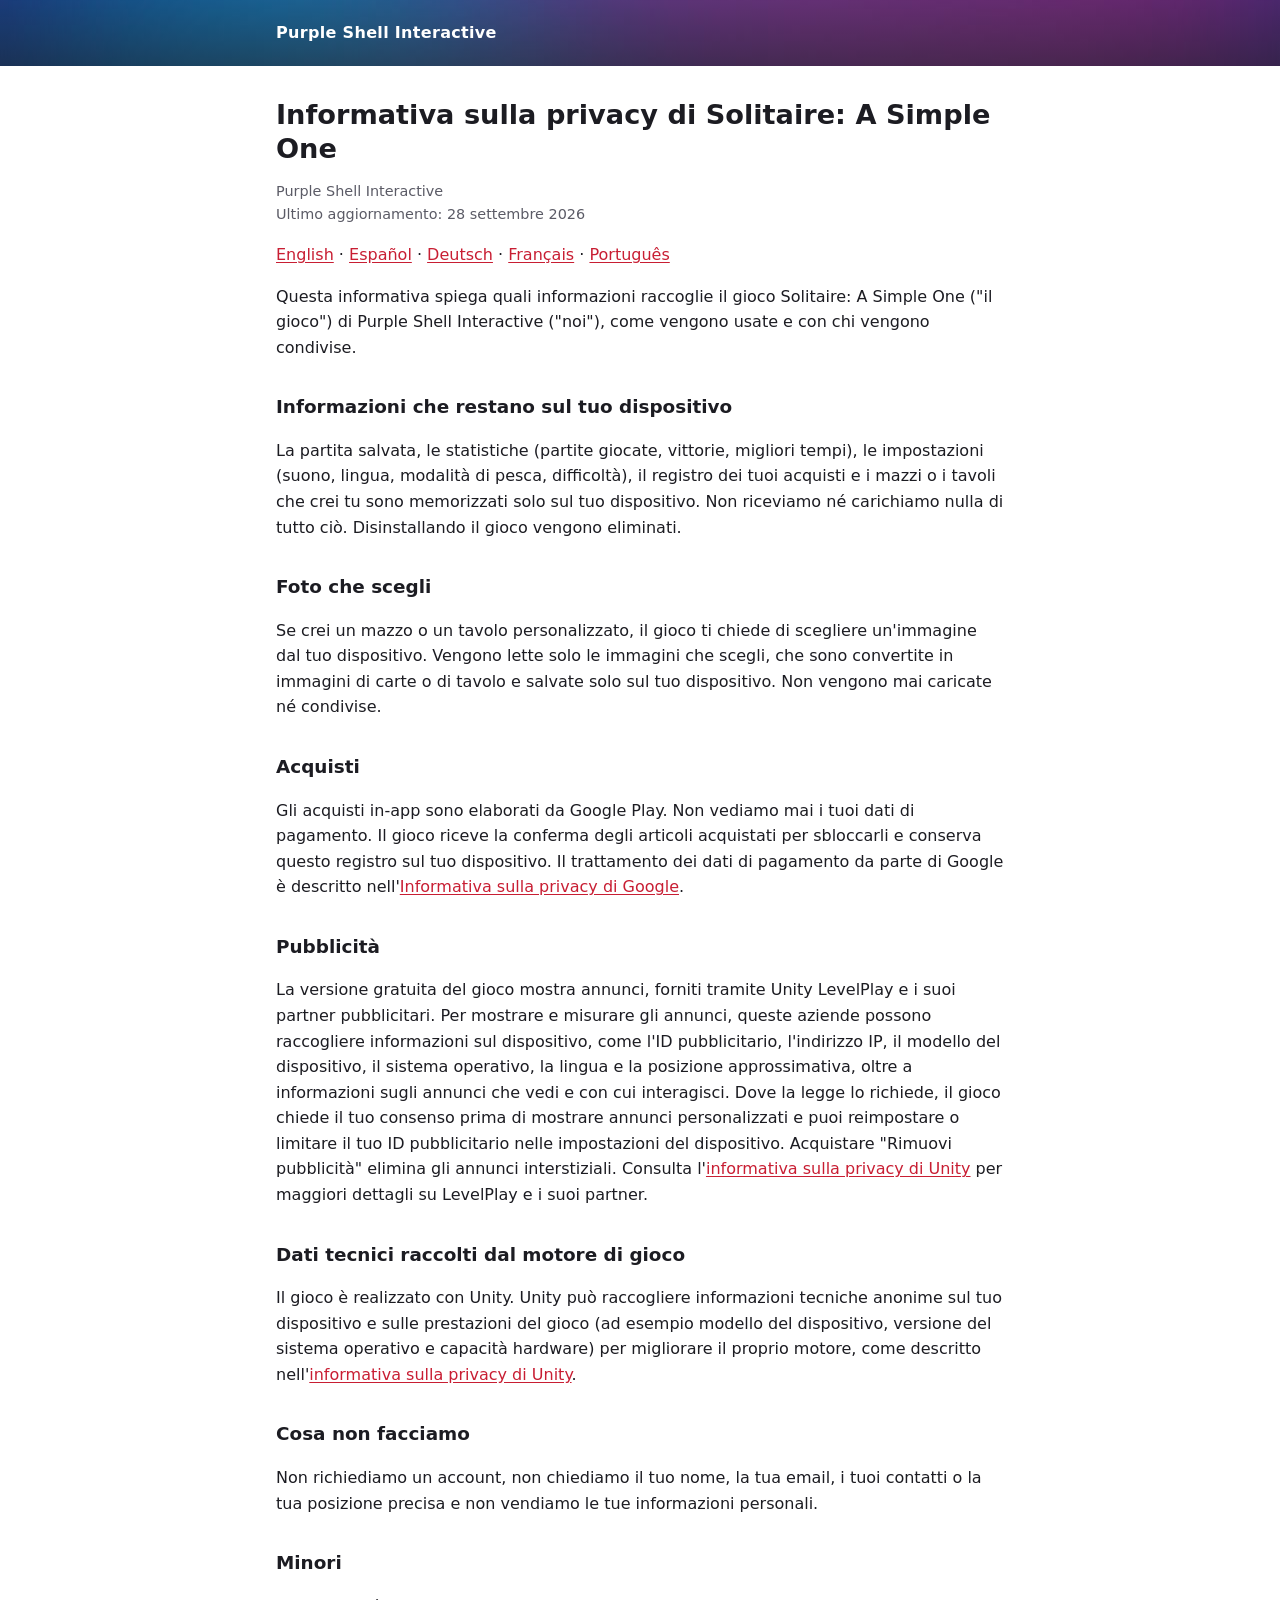
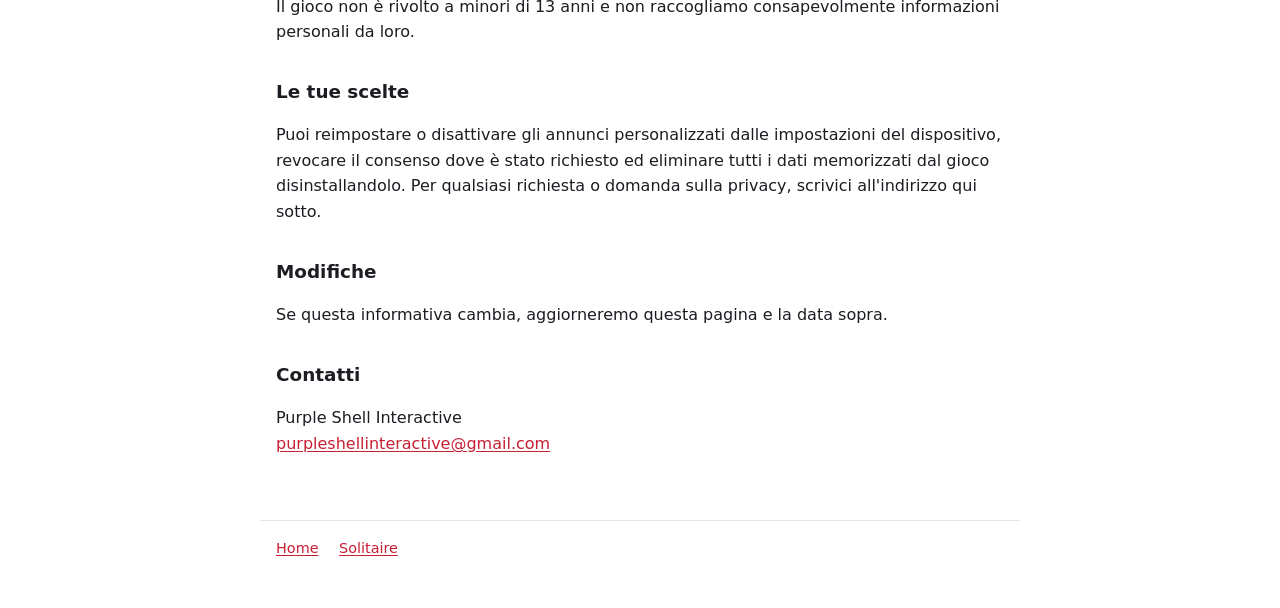
<file: solitaire/privacy/it/index.html>
<!DOCTYPE html>
<html lang="it">
<head>
<meta charset="utf-8">
<meta name="viewport" content="width=device-width, initial-scale=1">
<title>Informativa sulla privacy di Solitaire: A Simple One</title>
<link rel="alternate" hreflang="en" href="/solitaire/privacy/">
<link rel="alternate" hreflang="es" href="/solitaire/privacy/es/">
<link rel="alternate" hreflang="it" href="/solitaire/privacy/it/">
<link rel="alternate" hreflang="de" href="/solitaire/privacy/de/">
<link rel="alternate" hreflang="fr" href="/solitaire/privacy/fr/">
<link rel="alternate" hreflang="pt-BR" href="/solitaire/privacy/pt-br/">
<link rel="icon" type="image/png" href="/solitaire/img/logo.png">
<link rel="stylesheet" href="/styles.css">
</head>
<body>

<header class="table slim">
  <div class="wrap"><nav class="site-nav"><a href="/">Purple Shell Interactive</a></nav></div>
</header>

<main class="wrap">
<h1>Informativa sulla privacy di Solitaire: A Simple One</h1>
<p class="muted">Purple Shell Interactive<br>Ultimo aggiornamento: 28 settembre 2026</p>
<p><a href="/solitaire/privacy/" hreflang="en" lang="en">English</a> · <a href="/solitaire/privacy/es/" hreflang="es" lang="es">Español</a> · <a href="/solitaire/privacy/de/" hreflang="de" lang="de">Deutsch</a> · <a href="/solitaire/privacy/fr/" hreflang="fr" lang="fr">Français</a> · <a href="/solitaire/privacy/pt-br/" hreflang="pt-BR" lang="pt-BR">Português</a></p>

<p>Questa informativa spiega quali informazioni raccoglie il gioco Solitaire: A Simple One ("il gioco") di Purple Shell Interactive ("noi"), come vengono usate e con chi vengono condivise.</p>

<h2>Informazioni che restano sul tuo dispositivo</h2>
<p>La partita salvata, le statistiche (partite giocate, vittorie, migliori tempi), le impostazioni (suono, lingua, modalità di pesca, difficoltà), il registro dei tuoi acquisti e i mazzi o i tavoli che crei tu sono memorizzati solo sul tuo dispositivo. Non riceviamo né carichiamo nulla di tutto ciò. Disinstallando il gioco vengono eliminati.</p>

<h2>Foto che scegli</h2>
<p>Se crei un mazzo o un tavolo personalizzato, il gioco ti chiede di scegliere un'immagine dal tuo dispositivo. Vengono lette solo le immagini che scegli, che sono convertite in immagini di carte o di tavolo e salvate solo sul tuo dispositivo. Non vengono mai caricate né condivise.</p>

<h2>Acquisti</h2>
<p>Gli acquisti in-app sono elaborati da Google Play. Non vediamo mai i tuoi dati di pagamento. Il gioco riceve la conferma degli articoli acquistati per sbloccarli e conserva questo registro sul tuo dispositivo. Il trattamento dei dati di pagamento da parte di Google è descritto nell'<a href="https://policies.google.com/privacy?hl=it">Informativa sulla privacy di Google</a>.</p>

<h2>Pubblicità</h2>
<p>La versione gratuita del gioco mostra annunci, forniti tramite Unity LevelPlay e i suoi partner pubblicitari. Per mostrare e misurare gli annunci, queste aziende possono raccogliere informazioni sul dispositivo, come l'ID pubblicitario, l'indirizzo IP, il modello del dispositivo, il sistema operativo, la lingua e la posizione approssimativa, oltre a informazioni sugli annunci che vedi e con cui interagisci. Dove la legge lo richiede, il gioco chiede il tuo consenso prima di mostrare annunci personalizzati e puoi reimpostare o limitare il tuo ID pubblicitario nelle impostazioni del dispositivo. Acquistare "Rimuovi pubblicità" elimina gli annunci interstiziali. Consulta l'<a href="https://unity.com/legal/game-player-and-app-user-privacy-policy">informativa sulla privacy di Unity</a> per maggiori dettagli su LevelPlay e i suoi partner.</p>

<h2>Dati tecnici raccolti dal motore di gioco</h2>
<p>Il gioco è realizzato con Unity. Unity può raccogliere informazioni tecniche anonime sul tuo dispositivo e sulle prestazioni del gioco (ad esempio modello del dispositivo, versione del sistema operativo e capacità hardware) per migliorare il proprio motore, come descritto nell'<a href="https://unity.com/legal/game-player-and-app-user-privacy-policy">informativa sulla privacy di Unity</a>.</p>

<h2>Cosa non facciamo</h2>
<p>Non richiediamo un account, non chiediamo il tuo nome, la tua email, i tuoi contatti o la tua posizione precisa e non vendiamo le tue informazioni personali.</p>

<h2>Minori</h2>
<p>Il gioco non è rivolto a minori di 13 anni e non raccogliamo consapevolmente informazioni personali da loro.</p>

<h2>Le tue scelte</h2>
<p>Puoi reimpostare o disattivare gli annunci personalizzati dalle impostazioni del dispositivo, revocare il consenso dove è stato richiesto ed eliminare tutti i dati memorizzati dal gioco disinstallandolo. Per qualsiasi richiesta o domanda sulla privacy, scrivici all'indirizzo qui sotto.</p>

<h2>Modifiche</h2>
<p>Se questa informativa cambia, aggiorneremo questa pagina e la data sopra.</p>

<h2>Contatti</h2>
<p>Purple Shell Interactive<br><a href="mailto:purpleshellinteractive@gmail.com">purpleshellinteractive@gmail.com</a></p>
</main>

<footer class="site-footer wrap">
  <a href="/">Home</a>
  <a href="/solitaire/it/">Solitaire</a>
</footer>

</body>
</html>
</file>
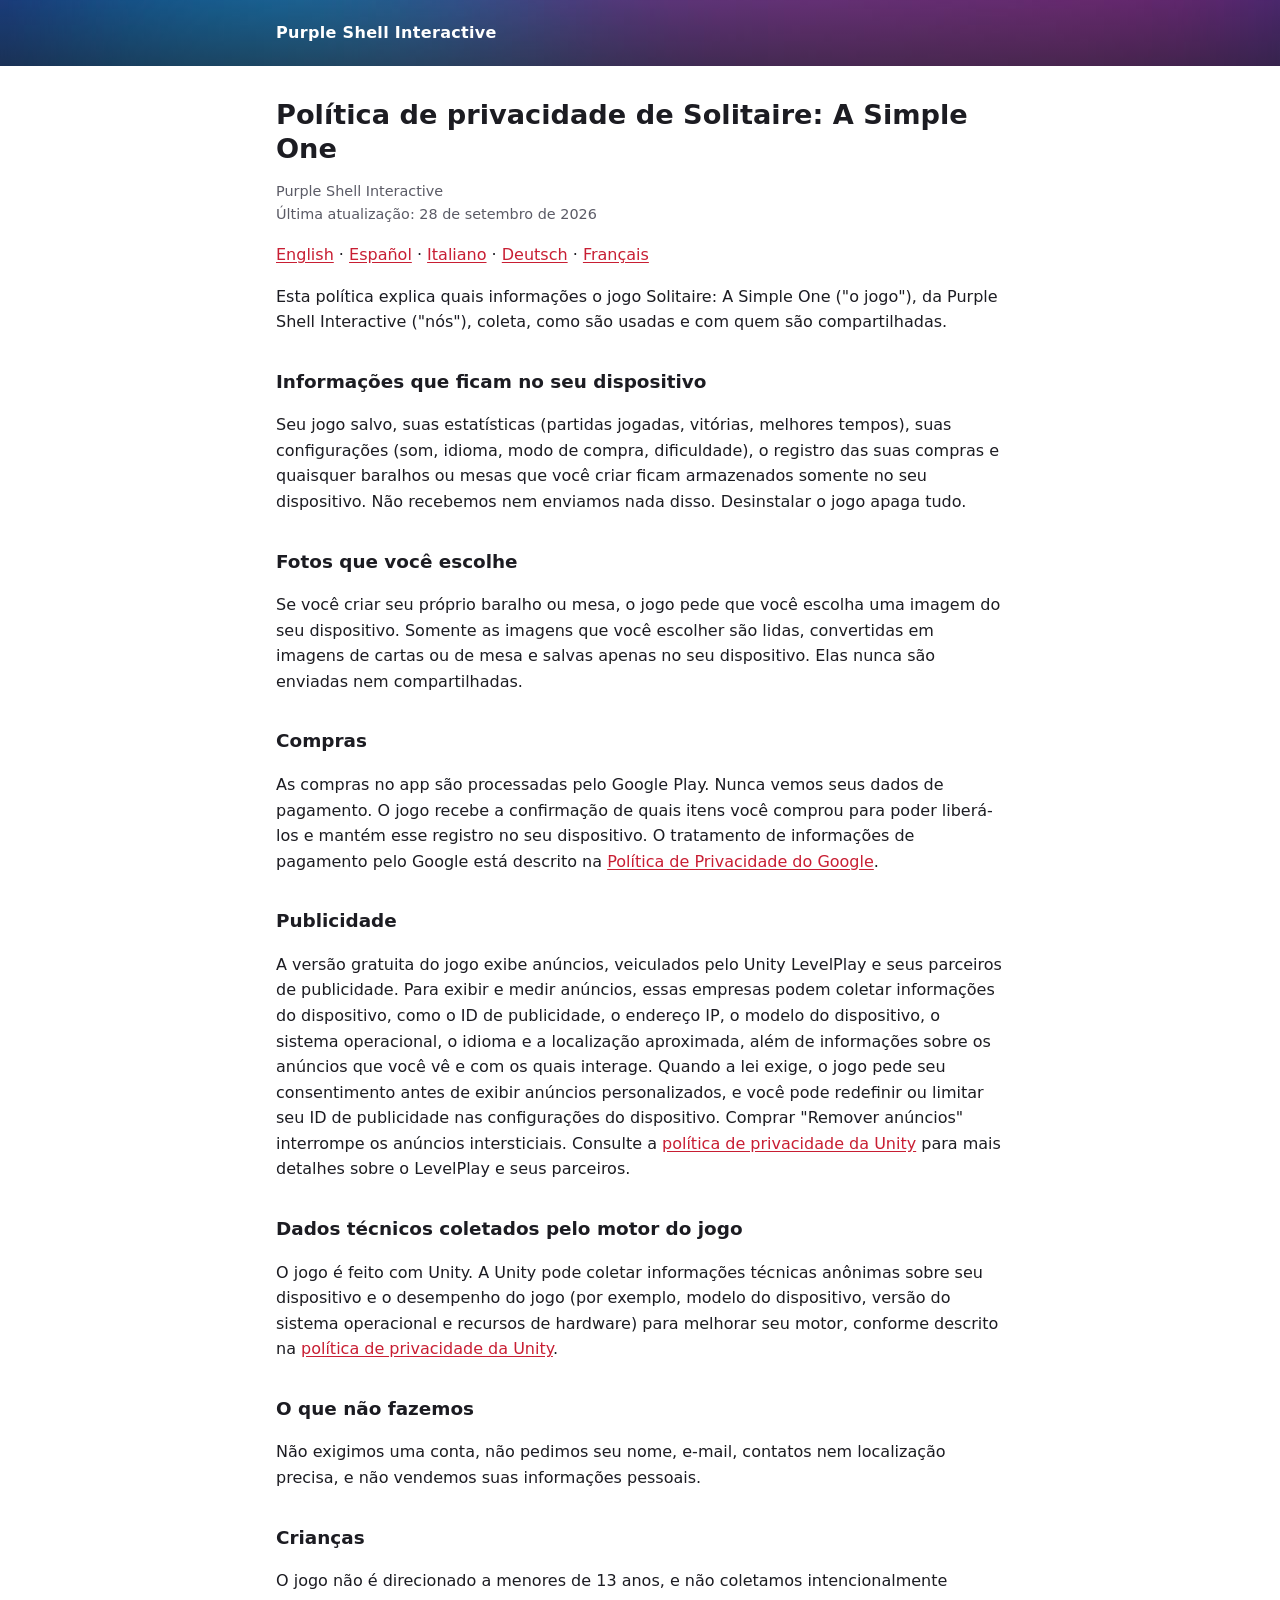
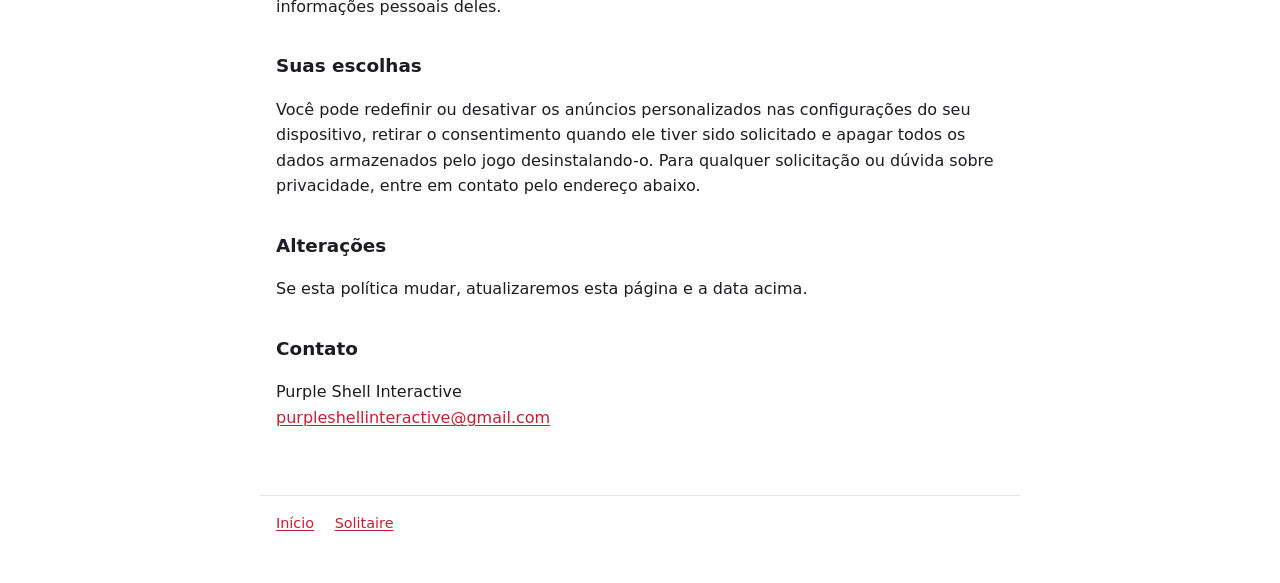
<file: solitaire/privacy/pt-br/index.html>
<!DOCTYPE html>
<html lang="pt-BR">
<head>
<meta charset="utf-8">
<meta name="viewport" content="width=device-width, initial-scale=1">
<title>Política de privacidade de Solitaire: A Simple One</title>
<link rel="alternate" hreflang="en" href="/solitaire/privacy/">
<link rel="alternate" hreflang="es" href="/solitaire/privacy/es/">
<link rel="alternate" hreflang="it" href="/solitaire/privacy/it/">
<link rel="alternate" hreflang="de" href="/solitaire/privacy/de/">
<link rel="alternate" hreflang="fr" href="/solitaire/privacy/fr/">
<link rel="alternate" hreflang="pt-BR" href="/solitaire/privacy/pt-br/">
<link rel="icon" type="image/png" href="/solitaire/img/logo.png">
<link rel="stylesheet" href="/styles.css">
</head>
<body>

<header class="table slim">
  <div class="wrap"><nav class="site-nav"><a href="/">Purple Shell Interactive</a></nav></div>
</header>

<main class="wrap">
<h1>Política de privacidade de Solitaire: A Simple One</h1>
<p class="muted">Purple Shell Interactive<br>Última atualização: 28 de setembro de 2026</p>
<p><a href="/solitaire/privacy/" hreflang="en" lang="en">English</a> · <a href="/solitaire/privacy/es/" hreflang="es" lang="es">Español</a> · <a href="/solitaire/privacy/it/" hreflang="it" lang="it">Italiano</a> · <a href="/solitaire/privacy/de/" hreflang="de" lang="de">Deutsch</a> · <a href="/solitaire/privacy/fr/" hreflang="fr" lang="fr">Français</a></p>

<p>Esta política explica quais informações o jogo Solitaire: A Simple One ("o jogo"), da Purple Shell Interactive ("nós"), coleta, como são usadas e com quem são compartilhadas.</p>

<h2>Informações que ficam no seu dispositivo</h2>
<p>Seu jogo salvo, suas estatísticas (partidas jogadas, vitórias, melhores tempos), suas configurações (som, idioma, modo de compra, dificuldade), o registro das suas compras e quaisquer baralhos ou mesas que você criar ficam armazenados somente no seu dispositivo. Não recebemos nem enviamos nada disso. Desinstalar o jogo apaga tudo.</p>

<h2>Fotos que você escolhe</h2>
<p>Se você criar seu próprio baralho ou mesa, o jogo pede que você escolha uma imagem do seu dispositivo. Somente as imagens que você escolher são lidas, convertidas em imagens de cartas ou de mesa e salvas apenas no seu dispositivo. Elas nunca são enviadas nem compartilhadas.</p>

<h2>Compras</h2>
<p>As compras no app são processadas pelo Google Play. Nunca vemos seus dados de pagamento. O jogo recebe a confirmação de quais itens você comprou para poder liberá-los e mantém esse registro no seu dispositivo. O tratamento de informações de pagamento pelo Google está descrito na <a href="https://policies.google.com/privacy?hl=pt-BR">Política de Privacidade do Google</a>.</p>

<h2>Publicidade</h2>
<p>A versão gratuita do jogo exibe anúncios, veiculados pelo Unity LevelPlay e seus parceiros de publicidade. Para exibir e medir anúncios, essas empresas podem coletar informações do dispositivo, como o ID de publicidade, o endereço IP, o modelo do dispositivo, o sistema operacional, o idioma e a localização aproximada, além de informações sobre os anúncios que você vê e com os quais interage. Quando a lei exige, o jogo pede seu consentimento antes de exibir anúncios personalizados, e você pode redefinir ou limitar seu ID de publicidade nas configurações do dispositivo. Comprar "Remover anúncios" interrompe os anúncios intersticiais. Consulte a <a href="https://unity.com/legal/game-player-and-app-user-privacy-policy">política de privacidade da Unity</a> para mais detalhes sobre o LevelPlay e seus parceiros.</p>

<h2>Dados técnicos coletados pelo motor do jogo</h2>
<p>O jogo é feito com Unity. A Unity pode coletar informações técnicas anônimas sobre seu dispositivo e o desempenho do jogo (por exemplo, modelo do dispositivo, versão do sistema operacional e recursos de hardware) para melhorar seu motor, conforme descrito na <a href="https://unity.com/legal/game-player-and-app-user-privacy-policy">política de privacidade da Unity</a>.</p>

<h2>O que não fazemos</h2>
<p>Não exigimos uma conta, não pedimos seu nome, e-mail, contatos nem localização precisa, e não vendemos suas informações pessoais.</p>

<h2>Crianças</h2>
<p>O jogo não é direcionado a menores de 13 anos, e não coletamos intencionalmente informações pessoais deles.</p>

<h2>Suas escolhas</h2>
<p>Você pode redefinir ou desativar os anúncios personalizados nas configurações do seu dispositivo, retirar o consentimento quando ele tiver sido solicitado e apagar todos os dados armazenados pelo jogo desinstalando-o. Para qualquer solicitação ou dúvida sobre privacidade, entre em contato pelo endereço abaixo.</p>

<h2>Alterações</h2>
<p>Se esta política mudar, atualizaremos esta página e a data acima.</p>

<h2>Contato</h2>
<p>Purple Shell Interactive<br><a href="mailto:purpleshellinteractive@gmail.com">purpleshellinteractive@gmail.com</a></p>
</main>

<footer class="site-footer wrap">
  <a href="/">Início</a>
  <a href="/solitaire/pt-br/">Solitaire</a>
</footer>

</body>
</html>
</file>
<file: styles.css>
/* Shared styles for every page. No fonts, no scripts, no trackers. */

:root {
  color-scheme: light dark;
  --bg: #ffffff;
  --fg: #1c1c22;
  --muted: #5b5b66;
  --line: #e3e3e8;
  --surface: #f4f3f8;
  --accent: #ff4b5c;   /* decorative only: too light for text on white */
  --link: #c81e33;     /* accent darkened to pass 4.5:1 on white */
}

@media (prefers-color-scheme: dark) {
  :root {
    --bg: #1c1c22;
    --fg: #f4f4f6;
    --muted: #b3b3bd;
    --line: #34343d;
    --surface: #25252d;
    --link: #ff6b79;
  }
}

* { box-sizing: border-box; }

body {
  margin: 0;
  background: var(--bg);
  color: var(--fg);
  font-family: system-ui, -apple-system, "Segoe UI", Roboto, "Helvetica Neue", Arial, sans-serif;
  line-height: 1.6;
  overflow-wrap: break-word;
}

.wrap { max-width: 760px; margin: 0 auto; padding: 0 16px; }

a { color: var(--link); text-underline-offset: 2px; }
a:hover { text-decoration-thickness: 2px; }
a:focus-visible { outline: 2px solid var(--accent); outline-offset: 2px; }

h1 { font-size: 1.7rem; line-height: 1.25; margin: 0 0 0.3rem; }
h2 { font-size: 1.15rem; margin-top: 2rem; }
.muted { color: var(--muted); font-size: 0.9rem; }
hr { margin: 3rem 0; border: none; border-top: 1px solid var(--line); }

/* The game's table background. Always dark with white text, in both color schemes;
   the charcoal overlay keeps white text readable over the light lavender patch. */
.table {
  background:
    linear-gradient(rgba(28, 28, 34, 0.3), rgba(28, 28, 34, 0.6)),
    #3a2d8c url(/solitaire/img/background.jpg) center / cover;
  color: #fff;
  margin-bottom: 32px;
}
.table a { color: #fff; }
.table .wrap { padding-bottom: 40px; }
.table.slim .wrap { padding-bottom: 0; }
.table h1 { font-size: clamp(2rem, 7vw, 3rem); letter-spacing: -0.02em; line-height: 1.1; }
.table p { font-size: 1.1rem; margin: 0.5rem 0 0; }

.site-nav { padding: 20px 0; }
.site-nav a { font-weight: 700; letter-spacing: 0.02em; text-decoration: none; }

.hero {
  display: grid;
  grid-template-columns: 1fr auto;
  align-items: center;
  gap: 24px;
  padding-top: 24px;
}
@media (max-width: 560px) {
  .hero { grid-template-columns: 1fr; }
  .hero > :last-child { justify-self: center; }
}

/* Three cards held in a hand. */
.fan { position: relative; width: 230px; height: 190px; }
.fan img {
  position: absolute;
  bottom: 0;
  left: 60px;
  width: 110px;
  height: auto;
  transform-origin: 50% 200%;
  filter: drop-shadow(0 8px 14px rgba(0, 0, 0, 0.35));
}
.fan img:nth-child(1) { transform: rotate(-14deg); }
.fan img:nth-child(3) { transform: rotate(14deg); }

/* The four aces, laid out like the foundations. */
.foundations {
  display: grid;
  grid-template-columns: repeat(4, minmax(0, 110px));
  gap: clamp(8px, 3vw, 20px);
  margin-top: 32px;
}
.foundations img {
  width: 100%;
  height: auto;
  filter: drop-shadow(0 6px 10px rgba(0, 0, 0, 0.3));
}

/* Rounded square with the table behind the logo, like the app icon. */
.app-icon {
  flex: none;
  width: 72px;
  height: 72px;
  padding: 10px;
  border-radius: 18px;
  background: #3a2d8c url(/solitaire/img/background.jpg) center / cover;
}
.app-icon img { display: block; width: 100%; height: 100%; object-fit: contain; }
.app-icon.large { width: 96px; height: 96px; border-radius: 24px; margin-bottom: 16px; }

.game {
  display: flex;
  gap: 16px;
  align-items: center;
  padding: 16px;
  border-radius: 16px;
  background: var(--surface);
}
.game h3 { margin: 0; font-size: 1.15rem; }
.game p { margin: 0.2rem 0 0; }

.face-down { width: 110px; height: auto; transform: rotate(-8deg); filter: drop-shadow(0 8px 14px rgba(0, 0, 0, 0.35)); }

.site-footer {
  margin-top: 4rem;
  padding-top: 16px;
  padding-bottom: 48px;
  border-top: 1px solid var(--line);
  color: var(--muted);
  font-size: 0.9rem;
}
.site-footer a { margin-right: 16px; }
</file>
